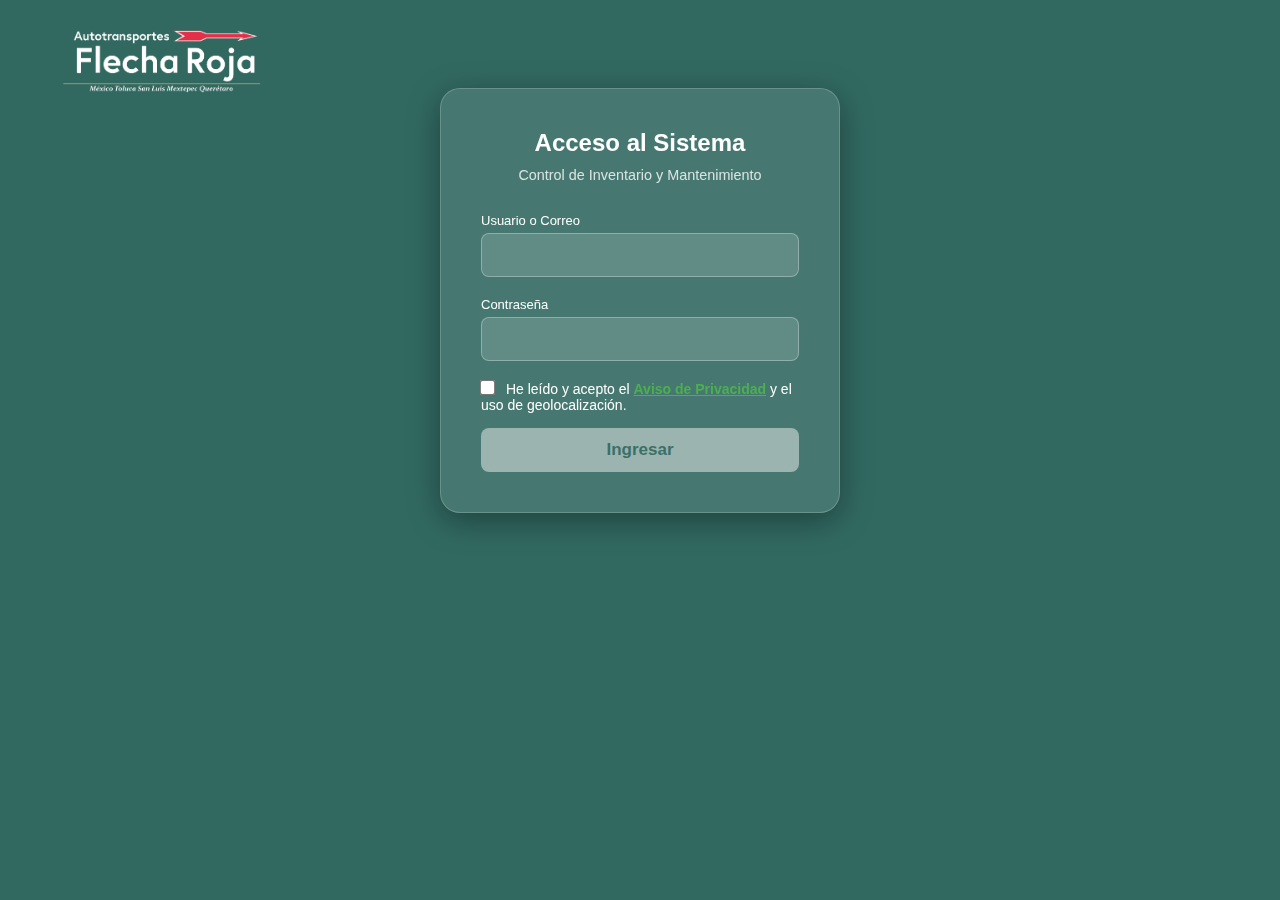
<file: index.html>
<!DOCTYPE html>
<html lang="es">
<head>
    <meta charset="UTF-8">
    <meta name="viewport" content="width=device-width, initial-scale=1.0">
    <title>Inicio de Sesión - Control de Mantenimiento</title>
    <link rel="stylesheet" href="css/style.css">
    
</head>


<body>
    <img src="img/logo.png" alt="logo" class="img-izquierda">

    <div class="contenedor-inicio">
        <h2>Acceso al Sistema</h2>
        <p>Control de Inventario y Mantenimiento</p>
        
        <form action="php/login.php" method="POST">

            <div class="inputs">
                <label for="username">Usuario o Correo</label>
                <input type="text" id="username" name="username" required autocomplete="username">
            </div>

            <div class="inputs">
                <label for="password">Contraseña</label>
                <input type="password" id="password" name="password" required autocomplete="current-password">
            </div>

<div style="margin: 15px 0; text-align: left; font-size: 14px; color: #fff;">
    <input type="checkbox" id="privacyCheck" style="transform: scale(1.2); margin-right: 8px; cursor: pointer;">
    <label for="privacyCheck" style="cursor: pointer;">
        He leído y acepto el 
        <a href="#" id="openModal" style="color: #4CAF50; text-decoration: underline; font-weight: bold;">Aviso de Privacidad</a>
        y el uso de geolocalización.
    </label>
</div>

<button type="submit" id="btnLogin" class="btn-login" disabled style="opacity: 0.5; cursor: not-allowed;">Ingresar</button>

<div id="privacyModal" class="modal-overlay">
    <div class="modal-content">
        <div class="modal-header">
            <h2>Aviso de Privacidad Integral</h2>
            <span class="close-modal">&times;</span>
        </div>
        <div class="modal-body">
            <p><strong>AUTOTRANSPORTES FLECHA ROJA</strong>, comprometido con la protección de sus datos personales, le informa:</p>
            
            <h3>1. Finalidad del Tratamiento</h3>
            <p>Los datos recabados a través del "Sistema Web de Control de Mantenimiento" (usuario, contraseña, nombre, cargo) son necesarios para la gestión operativa, asignación de tareas y auditoría interna.</p>

            <h3>2. Datos Sensibles y Metadatos (Cláusula Crítica)</h3>
            <p>El sistema utiliza algoritmos automáticos para extraer <strong>metadatos EXIF</strong> de las fotografías que usted sube como evidencia. Esto incluye:</p>
            <ul>
                <li><strong>Geolocalización (GPS):</strong> Para validar que la reparación se realizó en las instalaciones autorizadas.</li>
                <li><strong>Fecha y Hora de Captura:</strong> Para asegurar que la evidencia es actual y no una fotografía reutilizada.</li>
                <li><strong>Huella Digital del Archivo:</strong> Para evitar duplicidad y fraudes.</li>
            </ul>
            <p>Al aceptar este aviso, usted otorga su <strong>consentimiento expreso</strong> para el tratamiento de estos datos técnicos con fines exclusivos de control de calidad y seguridad patrimonial.</p>

            <h3>3. Transferencia de Datos</h3>
            <p>Sus datos no serán compartidos con terceros, salvo requerimiento de autoridad competente. La información se resguarda en servidores locales de la empresa.</p>

            <h3>4. Derechos ARCO</h3>
            <p>Puede ejercer sus derechos de Acceso, Rectificación, Cancelación u Oposición en el departamento de Recursos Humanos.</p>
            
            <p style="text-align: center; margin-top: 20px; font-size: 0.9em; color: #666;">Última actualización: Diciembre 2025</p>
        </div>
        <div class="modal-footer">
            <button id="btnAcceptModal" class="btn-accept">Entendido y Aceptar</button>
        </div>
    </div>
</div>

      <!--    <button type="submit">Ingresar</button>-->  
        </form>
    </div>
<script>
    // Referencias a los elementos
    const modal = document.getElementById("privacyModal");
    const openBtn = document.getElementById("openModal");
    const closeSpan = document.querySelector(".close-modal");
    const acceptBtnModal = document.getElementById("btnAcceptModal");
    
    const checkbox = document.getElementById("privacyCheck");
    const loginBtn = document.getElementById("btnLogin");

    // 1. Lógica del Modal (Abrir/Cerrar)
    openBtn.onclick = function(e) {
        e.preventDefault(); // Evita que el link recargue la página
        modal.style.display = "block";
    }

    // Cerrar con la X
    closeSpan.onclick = function() {
        modal.style.display = "none";
    }

    // Cerrar con el botón de "Entendido"
    acceptBtnModal.onclick = function() {
        modal.style.display = "none";
        checkbox.checked = true;
        toggleLoginButton();
    }

    // Cerrar si hacen clic fuera del modal
    window.onclick = function(event) {
        if (event.target == modal) {
            modal.style.display = "none";
        }
    }

    // 2. Lógica del Bloqueo de Botón (El Candado)
    function toggleLoginButton() {
        if (checkbox.checked) {
            loginBtn.disabled = false;
            loginBtn.style.opacity = "1";
            loginBtn.style.cursor = "pointer";
        } else {
            loginBtn.disabled = true;
            loginBtn.style.opacity = "0.5";
            loginBtn.style.cursor = "not-allowed";
        }
    }

    checkbox.addEventListener('change', toggleLoginButton);
</script>
</body>
</html>
</file>
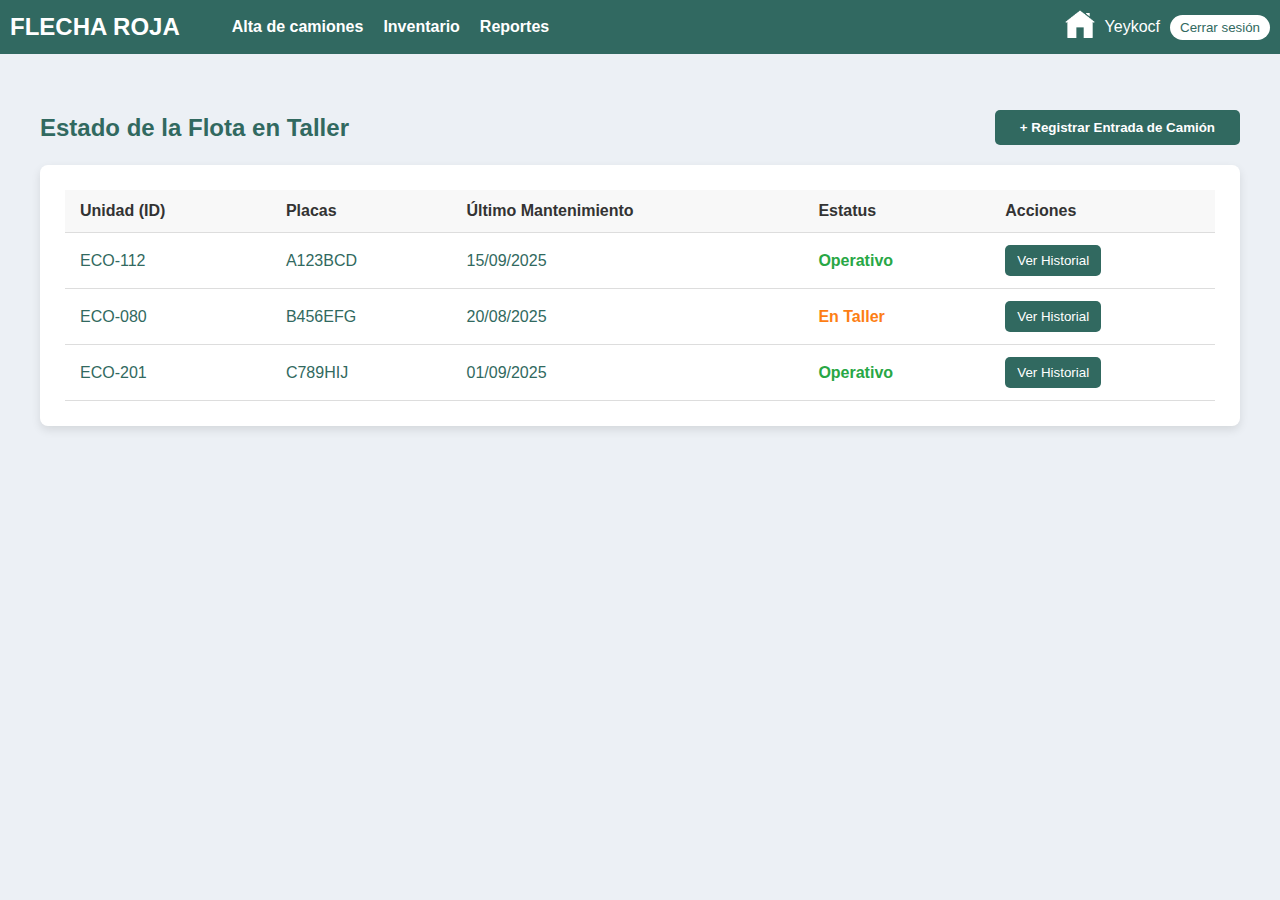
<file: Portal/portal-taller/index.html>
<!DOCTYPE html>
<html lang="es">
<head>
    <meta charset="UTF-8">
    <meta name="viewport" content="width=device-width, initial-scale=1.0">
    <title>Camiones</title>
	<link rel="shortcut icon" href="../img/bus_8502475.png">
    <link rel="stylesheet" href="css/style.css">
</head>

<body>
	   
	
    <!-- Contenedor principal -->
    <div class="contenedor-principal">
		
		<!-- Menú superior -->
		<div class="menu-superior">
			<!-- Opciones del menú -->
			<div class="opciones">

				<div class="fr">FLECHA ROJA</div>

					<ul class="menu">
						<li class="dropdown">
							<a href="#" class="dropdown-toggle">Alta de camiones</a>
								<ul class="submenu">
									<li><a id="submenu" href="#">Ver Camiones</a></li>
									<li><a id="submenu" href="#">Alta</a></li>
								</ul>
						</li>
					</ul>
			
					<ul class="menu">
						<li><a href="../portal-inventario/alta-inventario.html">Inventario</a></li>
					</ul>

					<ul class="menu">
						<li class="dropdown">
							<a href="#" class="dropdown-toggle">Reportes</a>
							<ul class="submenu">
								<li><a id="submenu" href="#">Personalizado</a></li>
								<li><a id="submenu" href="#">Plantillas</a></li>
							</ul>
						</li>
					</ul>

				</div>
        
				<div class="perfil">

					<a href="../index.html">
						<img src="../img/cinta_principal2.png" class="img-perfil">
					</a>

					<a href="menu.html">
						Yeykocf
					</a>

					<a href="../../php/logout.php"><button type="button">Cerrar sesión</button></a>
			
				</div>

			</div>
	</div>

<!--	---------------------------------------------- BODY ----------------------------------------------	 -->
    <main class="modulo-contenido">
        <div class="tabla-titulo">
            <h2>Estado de la Flota en Taller</h2>
            <button class="btn-primario" id="btn-registrar-entrada">+ Registrar Entrada de Camión</button>
        </div>

            <div class="tabla-contenido">
                <table>
                    <thead>
                        <tr>
                            <th>Unidad (ID)</th>
                            <th>Placas</th>
                            <th>Último Mantenimiento</th>
                            <th>Estatus</th>
                            <th>Acciones</th>
                        </tr>
                    </thead>
                    <tbody>
                        <tr>
                            <td>ECO-112</td>
                            <td>A123BCD</td>
                            <td>15/09/2025</td>
                            <td class="estatus-operativo">Operativo</td>
                            <td class="acciones"><button class="btn-ver">Ver Historial</button></td>
                        </tr>
                        <tr class="stock-bajo"> <td>ECO-080</td>
                            <td>B456EFG</td>
                            <td>20/08/2025</td>
                            <td class="estatus-taller">En Taller</td>
                            <td class="acciones"><button class="btn-ver">Ver Historial</button></td>
                        </tr>
                        <tr>
                            <td>ECO-201</td>
                            <td>C789HIJ</td>
                            <td>01/09/2025</td>
                            <td class="estatus-operativo">Operativo</td>
                            <td class="acciones"><button class="btn-ver">Ver Historial</button></td>
                        </tr>
                    </tbody>
                </table>
            </div>
        </main>
    </div>

    <div id="modal-registro" class="modal">
        <div class="modal-contenido">
            <span class="cerrar-modal" id="cerrar-modal">&times;</span>
            <h2>Registrar Entrada de Camión a Taller</h2>
            <form id="form-registro">
                <div class="campo-form">
                    <label for="unidad">ID de Unidad:</label>
                    <input type="text" id="unidad" name="unidad" required>
                </div>
                <div class="campo-form">
                    <label for="fecha-hora">Fecha y Hora de Entrada:</label>
                    <input type="datetime-local" id="fecha-hora" name="fecha-hora" required>
                </div>
                <div class="campo-form">
                    <label for="tipo-mantenimiento">Tipo de Mantenimiento:</label>
                    <select id="tipo-mantenimiento" name="tipo-mantenimiento" required>
                        <option value="cambio_filtro">Cambio de Filtro</option>
                        <option value="revision_frenos">Revisión de Frenos</option>
                        <option value="electrico">Sistema Eléctrico</option>
                    </select>
                </div>
                <div class="campo-form">
                    <label for="mecanico">ID Mecánico a Cargo:</label>
                    <input type="text" id="mecanico" name="mecanico" required>
                </div>
                <div class="campo-form">
                    <label for="conductor">ID Conductor que Entrega:</label>
                    <input type="text" id="conductor" name="conductor" required>
                </div>
                <div class="campo-form">
                    <label for="ubicacion">Ubicación (Taller):</label> 
                    <select id="ubicacion" name="ubicacion" required>
                        <option value="poniente">Poniente</option>
                        <option value="magdalena">magdalena</option>
                    </select>
                </div>

                 <div class="campo-form">
                    <label for="puntualidad">Puntualidad:</label>
                    <select id="puntualidad" name="puntualidad" required>
                        <option value="a_tiempo">A tiempo</option>
                        <option value="adelantado">Adelantado</option>
                        <option value="atrasado">Atrasado</option>
                    </select>
                </div>
                <div class="campo-form">
                    <label for="foto-camion">Foto de Evidencia (Entrada):</label>
                    <input type="file" id="foto-camion" name="foto-camion" accept="image/*" required>
                </div>
                <div class="acciones-form">
                    <button type="submit" class="btn-primario">Generar Solicitud</button>
                </div>
            </form>
        </div>
    </div>

    <script src="js/scripts.js"></script>
</body>
</html>
</file>
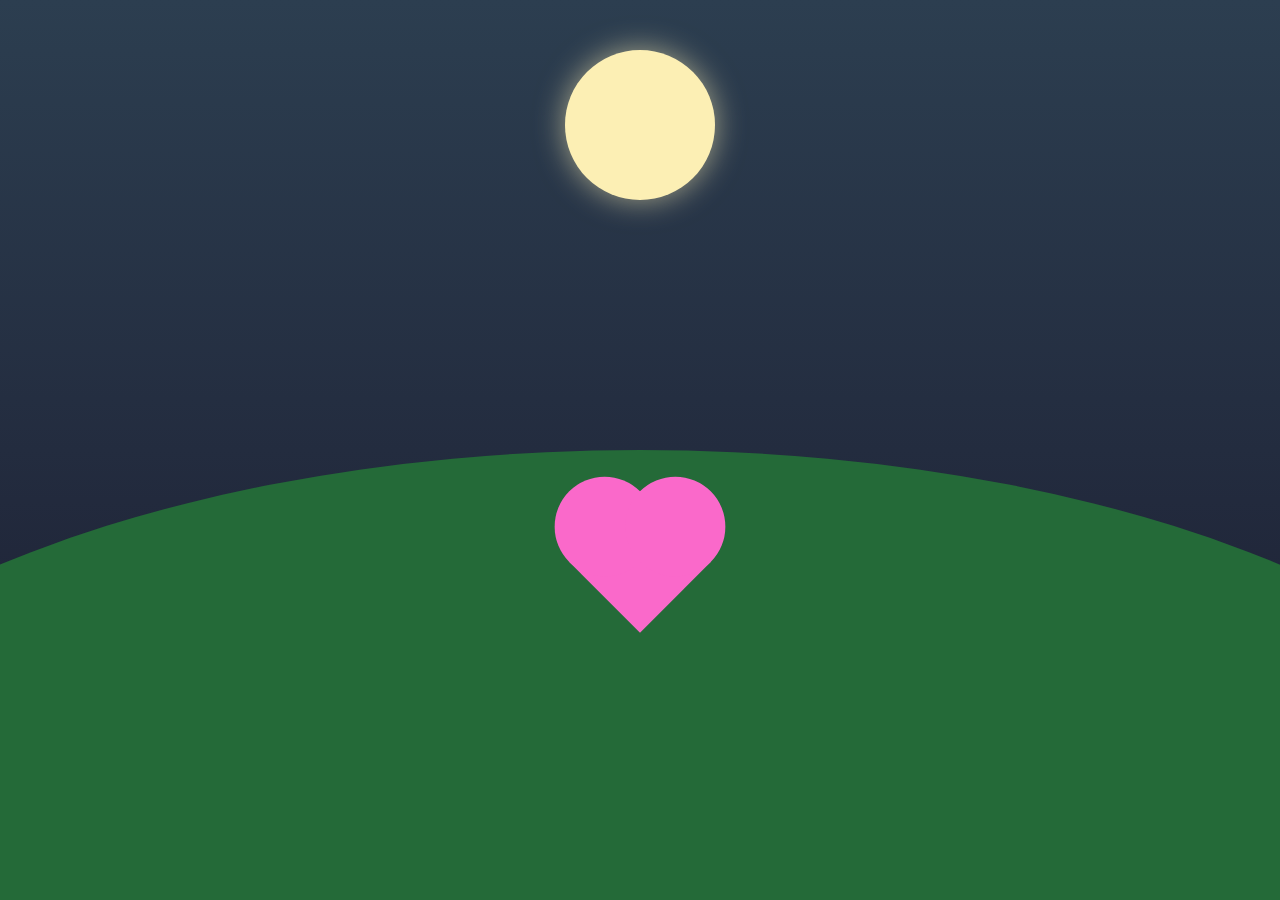
<file: UnaNochePaTi.html>
<!DOCTYPE html>
<html lang="es">
<head>
    <meta charset="UTF-8">
    <meta name="viewport" content="width=device-width, initial-scale=1.0">
    <title>Una Noche para Ti</title>
    <style>  
        :root {
            --cielo: #1a1a2e; 
            --cielo-claro: #2c3e50; 
            --luna: #fcefb4; 
            --montaña: #246a38; 
            --corazon: #fa69ca; 
            --text-color: #fcefb4; 
        }
        body {
            margin: 0;
            font-family: 'Segoe UI', Tahoma, Geneva, Verdana, sans-serif;
            background: linear-gradient(to top, var(--cielo), var(--cielo-claro));
            display: flex;
            justify-content: center;
            align-items: center;
            height: 100vh;
            overflow: hidden;
            position: relative;
            flex-direction: column;
        }
        .estrella {
            position: absolute;
            background-color: #ffffff;
            border-radius: 50%;
            animation: twinkle 2s infinite alternate;
            opacity: 0;
        }
        .estrella:nth-child(1) { width: 2px; height: 2px; top: 10%; left: 20%; animation-delay: 0.1s; }
        .estrella:nth-child(2) { width: 3px; height: 3px; top: 5%; left: 50%; animation-delay: 0.5s; }
        .estrella:nth-child(3) { width: 2px; height: 2px; top: 15%; left: 80%; animation-delay: 0.8s; }
        .estrella:nth-child(4) { width: 2px; height: 2px; top: 20%; left: 10%; animation-delay: 1.2s; }
        .estrella:nth-child(5) { width: 3px; height: 3px; top: 12%; left: 70%; animation-delay: 0.3s; }
        .estrella:nth-child(6) { width: 2px; height: 2px; top: 25%; left: 40%; animation-delay: 0.9s; }
        .luna {
            position: absolute;
            width: 150px;
            height: 150px;
            background-color: var(--luna);
            border-radius: 50%;
            box-shadow: 0 0 30px rgba(252, 239, 180, 0.6);
            top: 50px;
            left: 50%;
            transform: translateX(-50%);
            z-index: 1;
        }
        .montaña {
            position: absolute;
            bottom: 0;
            width: 150%;
            height: 50%;
            background-color: var(--montaña);
            border-radius: 50% 50% 0 0 / 100% 100% 0 0;
            z-index: 2;
        }
        .corazon-conten {
            position: absolute;
            bottom: 32%;
            left: 50%;
            transform: translateX(-50%);
            z-index: 3;
            cursor: pointer;
        }
        .cora {
            width: 100px;
            height: 100px;
            background-color: var(--corazon);
            position: relative;
            transform: rotate(-45deg); 
            animation: beat 1.5s infinite ease-in-out; 
            transition: transform 0.3s ease;
        }
        .cora:hover {
            transform: rotate(-45deg) scale(1.1); 
        }
        .cora::before,
        .cora::after {
            content: '';
            width: 100px;
            height: 100px;
            background-color: var(--corazon);
            border-radius: 50%;
            position: absolute;
        }
        .cora::before {
            top: -50px;
            left: 0;
        }
        .cora::after {
            top: 0;
            left: 50px;
        }
        h1#mensaje {
            color: var(--text-color);
            margin-top: 20px;
            opacity: 0;
            transform: translateY(20px);
            transition: opacity 0.8s ease, transform 0.8s ease;
            text-shadow: 0 0 10px rgba(252, 239, 180, 0.4);
            z-index: 4;
            position: relative;
        }
        h1#mensaje.visible {
            opacity: 1;
            transform: translateY(0);
        }
        @keyframes twinkle {
            0%, 100% { opacity: 0; }
            50% { opacity: 1; }
        }
        @keyframes beat {
            0%, 100% { transform: rotate(-45deg) scale(1); }
            50% { transform: rotate(-45deg) scale(1.05); }
        }

        @media (max-width: 600px) {
            .luna {
                width: 200px;
                height: 200px;
                top: 30px;
            }
            .corazon-conten {
                bottom: 35%;
            }
            .cora {
                width: 70px;
                height: 70px;
            }
            .cora::before,
            .cora::after {
                width: 70px;
                height: 70px;
            }
            .cora::before {
                top: -45px;
            }
            .cora::after {
                left: 45px;
            }
            h1#mensaje {
                font-size: 1.5em;
                padding: 10px 20px;
                text-align: center;
                margin-top: -135px;
            }
        }
    </style>
</head>
<body>

    <div class="estrella"></div>
    <div class="estrella"></div>
    <div class="estrella"></div>
    <div class="estrella"></div>
    <div class="estrella"></div>
    <div class="estrella"></div>

    <div class="luna"></div>
    
    <div class="montaña"></div>

    <div class="corazon-conten">
        <div class="cora"></div>
    </div>

    <h1 id="mensaje">No solo me gustas, te has convertido en uno de mis pensamientos favoritos!</h1>

    <script>
        document.addEventListener('DOMContentLoaded', () => {
            const CoraContainer = document.querySelector('.corazon-conten');
            const message = document.getElementById('mensaje'); 

            CoraContainer.addEventListener('click', () => {
                message.classList.add('visible');
            });
        });
    </script>
</body>
</html>
</file>
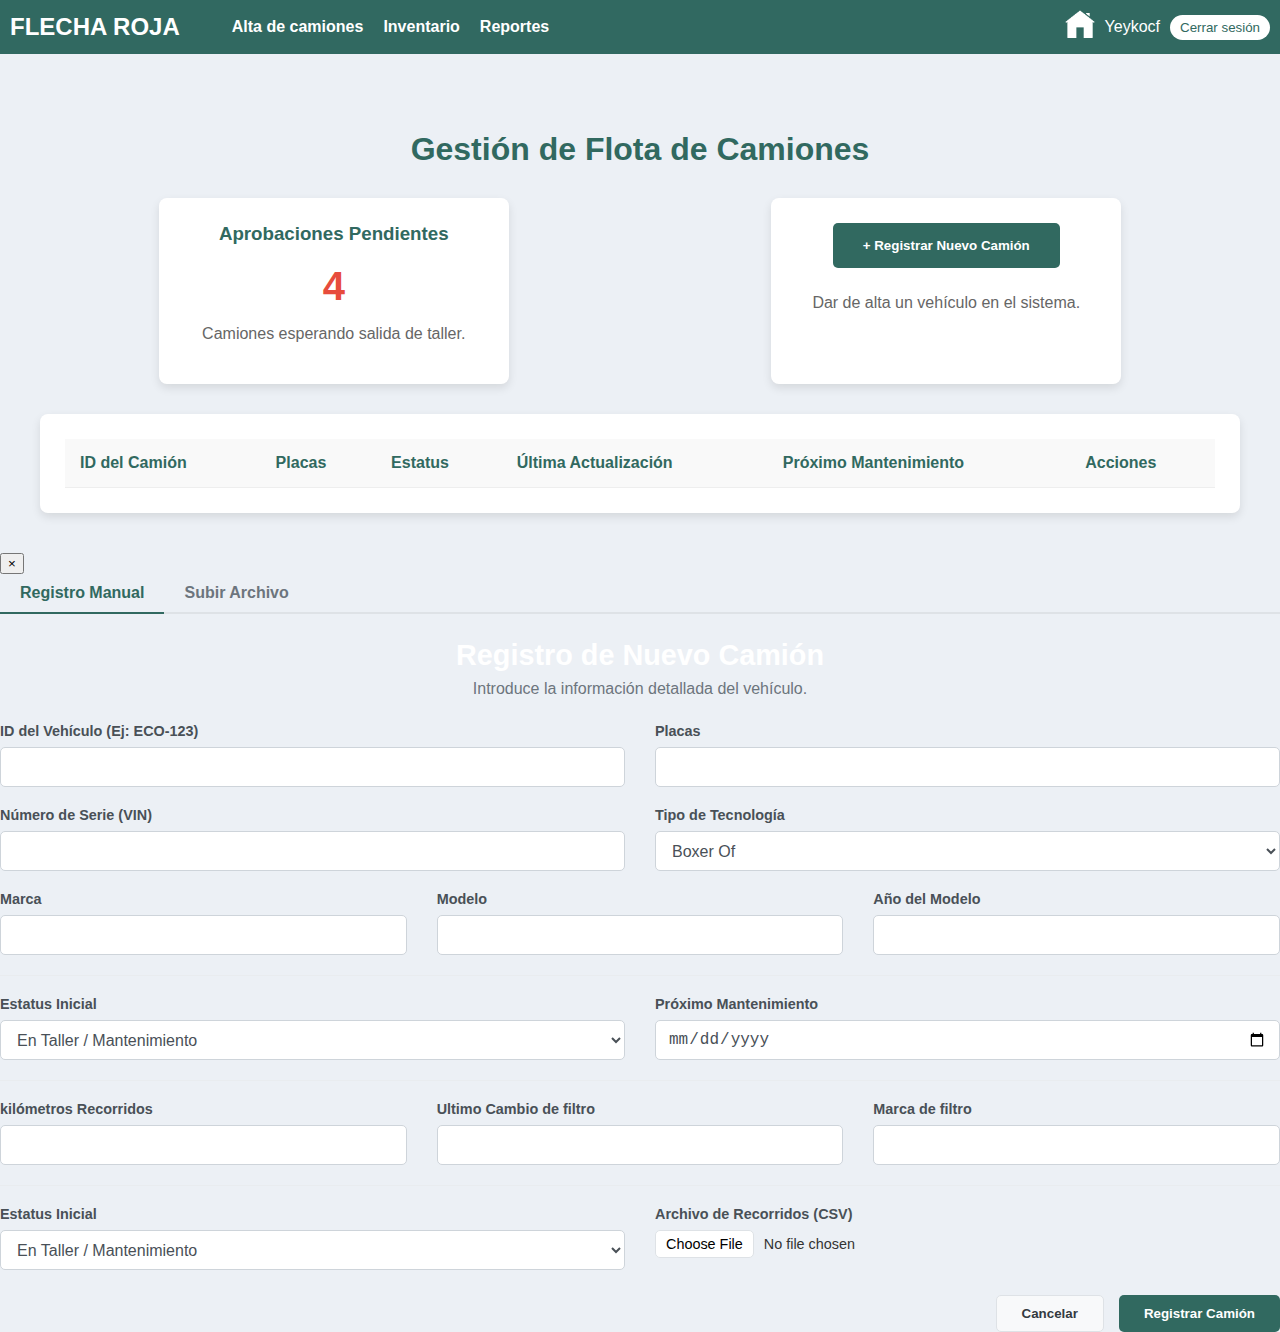
<file: Portal/portal-camiones/camiones.html>
<!DOCTYPE html>
<html lang="es">
<head>
    <meta charset="UTF-8">
    <meta name="viewport" content="width=device-width, initial-scale=1.0">
    <title>Camiones</title>
	<link rel="shortcut icon" href="../img/bus_8502475.png">
    <link rel="stylesheet" href="css/style.css">
</head>

<body>
	   
	
    <!-- Contenedor principal -->
    <div class="contenedor-principal">
		
		<!-- Menú superior -->
		<div class="menu-superior">
			<!-- Opciones del menú -->
			<div class="opciones">

				<div class="fr">FLECHA ROJA</div>

					<ul class="menu">
						<li class="dropdown">
							<a href="#" class="dropdown-toggle">Alta de camiones</a>
								<ul class="submenu">
									<li><a id="submenu" href="#">Ver Camiones</a></li>
									<li><a id="submenu" href="#">Alta</a></li>
								</ul>
						</li>
					</ul>
			
					<ul class="menu">
						<li><a href="../portal-inventario/alta-inventario.html">Inventario</a></li>
					</ul>

					<ul class="menu">
						<li class="dropdown">
							<a href="#" class="dropdown-toggle">Reportes</a>
							<ul class="submenu">
								<li><a id="submenu" href="#">Personalizado</a></li>
								<li><a id="submenu" href="#">Plantillas</a></li>
							</ul>
						</li>
					</ul>

				</div>
        
				<div class="perfil">

					<a href="../index.html">
						<img src="../img/cinta_principal2.png" class="img-perfil">
					</a>

					<a href="menu.html">
						Yeykocf
					</a>

					<a href="../../php/logout.php"><button type="button">Cerrar sesión</button></a>
			
				</div>

			</div>
	</div>

<!--	---------------------------------------------- BODY ----------------------------------------------	 -->
        <main class="modulo-contenido">
            <div class="modulo-titulo">
                <h1>Gestión de Flota de Camiones</h1>
            </div>

            <div class="acciones-header">
                <div class="tarjeta-accion">
                    <h3>Aprobaciones Pendientes</h3>
                    <p class="numero-grande">4</p>
                    <p>Camiones esperando salida de taller.</p>
                </div>
                <div class="tarjeta-accion">
                    <button id="btn-abrir-modo" class="btn-primario">+ Registrar Nuevo Camión</button>
                    <p>Dar de alta un vehículo en el sistema.</p>
                </div>
            </div>

            <div class="tabla-contenido">
               <table>
                    <thead>
                        <tr>
                            <th>ID del Camión</th>
                            <th>Placas</th>
                            <th>Estatus</th>
                            <th>Última Actualización</th>
                            <th>Próximo Mantenimiento</th>
                            <th>Acciones</th>
                        </tr>
                    </thead>
                    <tbody>
                        </tbody>
                </table>
            </div>
        </main>


    <div id="modo-formulario" class="form-oculto oculto">
        <div class="form-contenido">
            <button id="btn-cerrar-modo" class="form-cerrar">&times;</button>

            <div class="mod-carga">
                <button class="carga-link active">Registro Manual</button>
                <button class="carga-link">Subir Archivo</button>
            </div>

            <div class="form-header">
                <h2>Registro de Nuevo Camión</h2>
                <p>Introduce la información detallada del vehículo.</p>
            </div>
            
            <form id="form-alta-camion">
                <div class="form-row">
                    <div class="form-lvip">
                        <label for="identificador">ID del Vehículo (Ej: ECO-123)</label>
                        <input type="text" id="identificador" name="identificador" required>
                    </div>
                    <div class="form-lvip">
                        <label for="placas">Placas</label>
                        <input type="text" id="placas" name="placas" required>
                    </div>
                </div>

                <div class="form-row">
                    <div class="form-lvip">
                        <label for="numero_serie">Número de Serie (VIN)</label>
                        <input type="text" id="numero_serie" required minlength="17" maxlength="17"  name="numero_serie" pattern="[A-H-NPR-Z0-9]{17}" required>     <!--PREGUNTAR POR EL PATRON-->
                    </div>
                    <div class="form-lvip">
                        <label for="tipo_unidad">Tipo de Tecnología</label>
                        <select id="tipo_unidad" name="tipo_unidad">
                            <option value="boxerof">Boxer Of</option>
                            <option value="century">CENTURY ACM</option>
                            <option value="Torton">MAN ECLIPSE DD/AYATS</option>
                            <option value="Otro">SCANIA i5 13.0 MT</option>
                        </select>
                    </div>
                </div>

                <div class="form-row tres-columnas">
                    <div class="form-lvip">
                        <label for="marca">Marca</label>
                        <input type="text" id="marca" name="marca">
                    </div>
                    <div class="form-lvip">
                        <label for="modelo">Modelo</label>
                        <input type="text" id="modelo" name="modelo">
                    </div>
                    <div class="form-lvip">
                        <label for="anio">Año del Modelo</label>
                        <input type="number" id="anio" name="anio" min="1990" max="2026">  <!--REVISAR EL MAXIMO DE AÑO-->
                    </div>   
                </div>

                <hr class="form-divide">
                <div class="form-row">
                    <div class="form-lvip">
                        <label for="estatus_inicial">Estatus Inicial</label>
                        <select id="estatus_inicial" name="estatus_inicial">
                            <option value="Mantenimiento">En Taller / Mantenimiento</option>
                            <option value="Inactivo">Inactivo / En espera</option>
                            <option value="Trabajando">Listo para trabajar</option>
                        </select>
                    </div>
                    <div class="form-lvip">
                        <label for="fecha_mantenimiento">Próximo Mantenimiento</label>
                        <input type="date" id="fecha_mantenimiento" name="fecha_mantenimiento">
                    </div>
                </div>


                <hr class="form-divide">

                    <div class="form-row tres-columnas">
                        <div class="form-lvip">
                            <label for="marca">kilómetros Recorridos</label>
                            <input type="text" id="marca" name="marca">
                        </div>
                        <div class="form-lvip">
                            <label for="modelo">Ultimo Cambio de filtro</label>
                            <input type="text" id="modelo" name="modelo">
                        </div>
                        <div class="form-lvip">
                            <label for="anio">Marca de filtro</label>
                            <input type="number" id="anio" name="anio" min="1990" max="2026">  <!--REVISAR EL MAXIMO DE AÑO-->
                        </div>   
                    </div>
                
                <hr class="form-divide">

                    <div class="form-row">
                        <div class="form-lvip">
                            <label for="estatus_inicial">Estatus Inicial</label>
                            <select id="estatus_inicial" name="estatus_inicial">
                                <option value="Mantenimiento">En Taller / Mantenimiento</option>
                                <option value="Inactivo">Inactivo / En espera</option>
                                <option value="Trabajando">Listo para trabajar</option>
                            </select>
                        </div>
                        
                        <div class="form-lvip">
                            <label for="recorridos-manual">Archivo de Recorridos (CSV)</label>
                            <input type="file" id="recorridos-manual" class="input-file" accept=".csv" name="nrecorridos-manu">
                        </div>
                    </div>

                    <div class="form-acciones">
                        <button type="button" id="btn-cancelar-modal" class="btn-secundario">Cancelar</button>
                        <button type="submit" class="btn-primario">Registrar Camión</button>
                    </div>
            </form>
        </div>

        <div id="tab-archivo" class="tab-content">
            <div class="form-header">
                <h2>Carga Masiva de Camiones</h2>
                <p>Sube los archivos CSV con los datos de los nuevos vehículos</p>
            </div>

            <div class="seccion-sube">
                <div class="paso-sube">
                    <div class="paso-numero">1</div>
                    <div class="paso-info">
                        <h3>Descargar Plantilla</h3>
                        <p>Usa este archivo como guía para asegurar que los datos son correctos</p>
                    </div>
                    <button id="btn-descargar-plantilla" class="btn-secundario">Descargar</button>
                </div>

                <div class="seccion-sube">
                    <div class="paso-numero">2</div>
                    <div class="paso-info">
                        <h3>Subir Datos de Alta</h3>
                        <p>Selecciona el archivo CSV con la lista de camiones</p>
                        <input type="file" id="input-csv-alta" class="input-file" accept=".csv" >
                    </div>
                </div>

                <div class="seccion-sube">
                    <div class="paso-numero">3</div>
                    <div class="paso-info">
                        <h3>Subir Historial de Recorridos</h3>
                        <p>Selecciona el archivo CSV con los kilómetros de las unidades</p>
                        <input type="file" id="input-csv-alta" class="input-file" accept=".csv" >
                    </div>
                </div>
            </div>

            <div id="preview-container" class="preview-container">

            </div>

        </div>

    </div>

    <script src="js/scripts.js"></script>
</body>
</html>
</file>
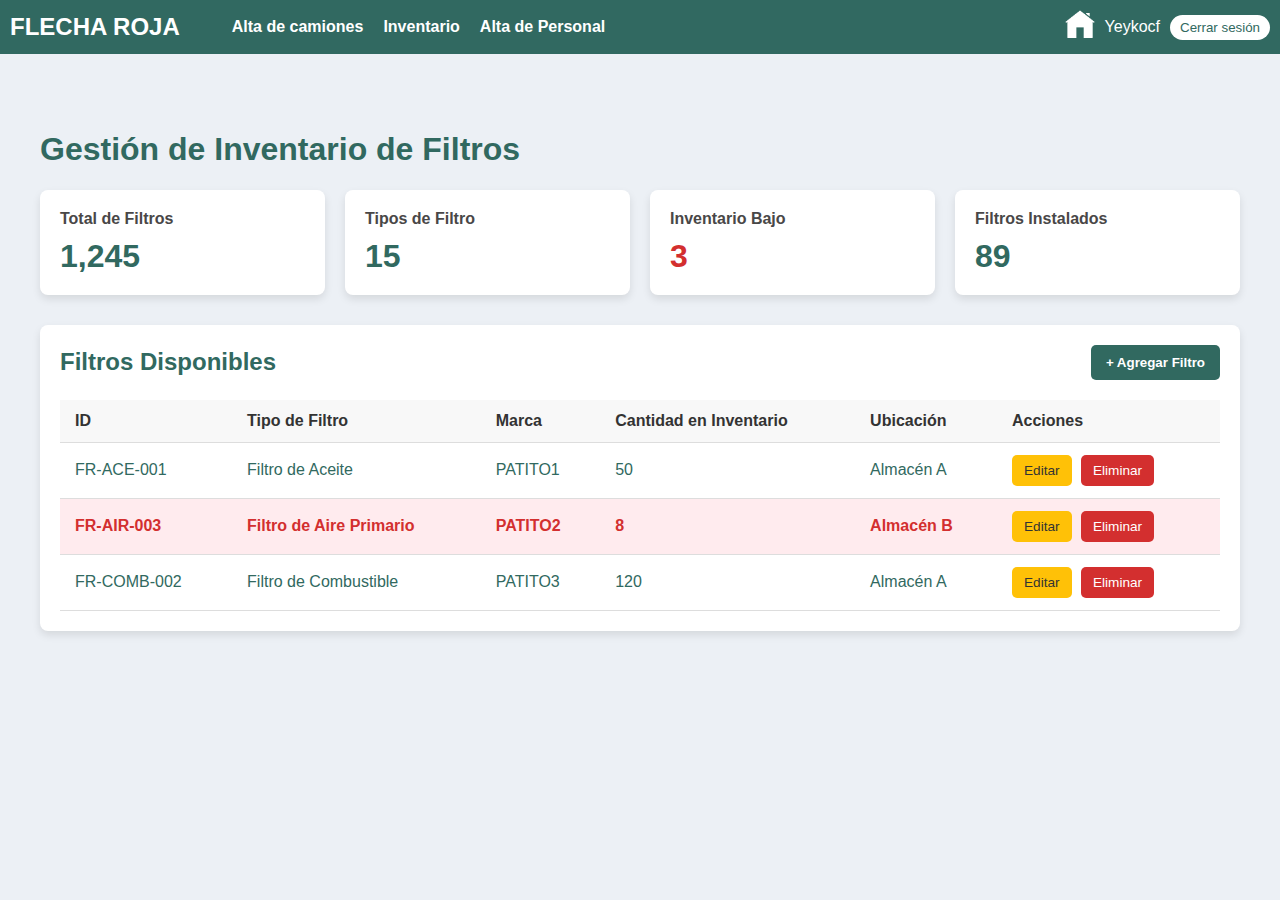
<file: Portal/portal-inventario/alta-inventario.html>
<!DOCTYPE html>
<html lang="es">
<head>
    <meta charset="UTF-8">
    <meta name="viewport" content="width=device-width, initial-scale=1.0">
    <title>Inventario</title>
	<link rel="shortcut icon" href="../img/bus_8502475.png">
    <link rel="stylesheet" href="css/style.css">
</head>

<body>
	   
	
    <!-- Contenedor principal -->
    <div class="contenedor-principal">
		
		<!-- Menú superior -->
		<div class="menu-superior">
			<!-- Opciones del menú -->
			<div class="opciones">

				<div class="fr">FLECHA ROJA</div>

					<ul class="menu">
						<li class="dropdown">
							<a href="#" class="dropdown-toggle">Alta de camiones</a>
								<ul class="submenu">
									<li><a id="submenu" href="../portal-camiones/camiones.html">Ver Camiones</a></li>
									<li><a id="submenu" href="#">Alta</a></li>
								</ul>
						</li>
					</ul>
			
					<ul class="menu">
						<li><a href="#">Inventario</a></li>
					</ul>

					<ul class="menu">
						<li class="dropdown">
							<a href="#" class="dropdown-toggle">Alta de Personal</a>
							<ul class="submenu">
								<li><a id="submenu" href="#">Mecanicos/almacen</a></li>
								<li><a id="submenu" href="#">Choferes</a></li>
							</ul>
						</li>
					</ul>
				</div>
        
				<div class="perfil">

					<a href="../index.html">
						<img src="../img/cinta_principal2.png" class="img-perfil">
					</a>

					<a href="menu.html">
						Yeykocf
					</a>

					<a href="../../php/logout.php"><button type="button">Cerrar sesión</button></a>
			
				</div>

			</div>
	</div>

<!--	---------------------------------------------- BODY ----------------------------------------------	 -->
	<main class="modulo-contenido">
        
    	<div class="modulo-titulo">
            <h1>Gestión de Inventario de Filtros</h1>
        </div>

        <div class="tarjetas">
            <div class="tarjeta">
                <h3>Total de Filtros</h3>
                <p>1,245</p>
            </div>
            <div class="tarjeta">
                <h3>Tipos de Filtro</h3>
                <p>15</p>
            </div>
            <div class="tarjeta alerta">
                <h3>Inventario Bajo</h3>
                <p>3</p>
            </div>
            <div class="tarjeta">
                <h3>Filtros Instalados</h3>
                <p>89</p>
            </div>
        </div>

        <div class="tabla-contenido">
            <div class="tabla-titulo">
                <h2>Filtros Disponibles</h2>
                <button class="btn-primario" id="btn-agregar-filtro">+ Agregar Filtro</button>
            </div>
            
            <table>
				<!--CABEZERA DE TABLAS-->
                <thead>
                    <tr> <!--COLUMNAS TITULOS-->
                        <th>ID</th>
                        <th>Tipo de Filtro</th>
                        <th>Marca</th>
                        <th>Cantidad en Inventario</th>
                        <th>Ubicación</th>
                        <th>Acciones</th>
                    </tr>
                </thead>
				<!--CUERPO DE TABLA-->
                <tbody>
                    <tr>
                        <td>FR-ACE-001</td>
                        <td>Filtro de Aceite</td>
                        <td>PATITO1</td>
                        <td>50</td>
                        <td>Almacén A</td>
                        <td class="acciones">
                            <button class="btn-editar">Editar</button>
                            <button class="btn-eliminar">Eliminar</button>
                        </td>
                    </tr>
                    <tr class="stock-bajo">
                        <td>FR-AIR-003</td>
                        <td>Filtro de Aire Primario</td>
                        <td>PATITO2</td>
                        <td>8</td>
                        <td>Almacén B</td>
                        <td class="acciones">
                            <button class="btn-editar">Editar</button>
                            <button class="btn-eliminar">Eliminar</button>
                        </td>
                    </tr>
                    <tr>
                        <td>FR-COMB-002</td>
                        <td>Filtro de Combustible</td>
                        <td>PATITO3</td>
                        <td>120</td>
                        <td>Almacén A</td>
                        <td class="acciones">
                            <button class="btn-editar">Editar</button>
                            <button class="btn-eliminar">Eliminar</button>
                        </td>
                    </tr>
                </tbody>
            </table>
        </div>

        <div class="contenedor-formulario" id="formulario-registro" style="display: none;">

            <div class="modulo-titulo">
                <h2>Registró de Nuevo Filtro</h2>
            </div>

            <form class="form-registro">
                <!--CONTATENAR-->
                <div class="campo-form">
                    <label class="filtro-id">ID del Filtro</label>
                    <input type="number" id="filtro-id" placeholder="Ej. FR-ACE-002"> 
                </div>

                <!--LISTA-->
                <div class="campo-form">
                    <label class="filtro-tipo">Tipo de Filtro</label>
                    <input type="text" id="filtro-tipo" placeholder="Ej. Filtro de Aceite">
                </div>

                <div class="campo-form">
                    <label class="filtro-marca">Marca</label>
                    <input type="text" id="filtro-marca" placeholder="Ej. PATITO2">
                </div>
                
                <div class="campo-form">
                    <label class="filtro-cantidad">Cantidad</label>
                    <input type="number" id="filtro-cantidad" placeholder="Ej. 100">
                </div>

                <!--LISTA-->
                <div class="campo-form">
                    <label class="filtro-ubicacion">Ubicación</label>
                    <input type="text" id="filtro-ubicacion" placeholder="Ej. Taller Tenango">
                </div>

                <div class="acciones-form">
                    <button type="submit" class="btn-primario"> Guardar Filtro</button>
                    <button type="button" class="btn-eliminar" id="btn-cancelar">Cancelar</button>
                </div>   
                <!--AGREGAR FOTOS-->
            </form>
        </div>
    </main>

 <script src="js/script.js"></script>
</body>
</html>
</file>
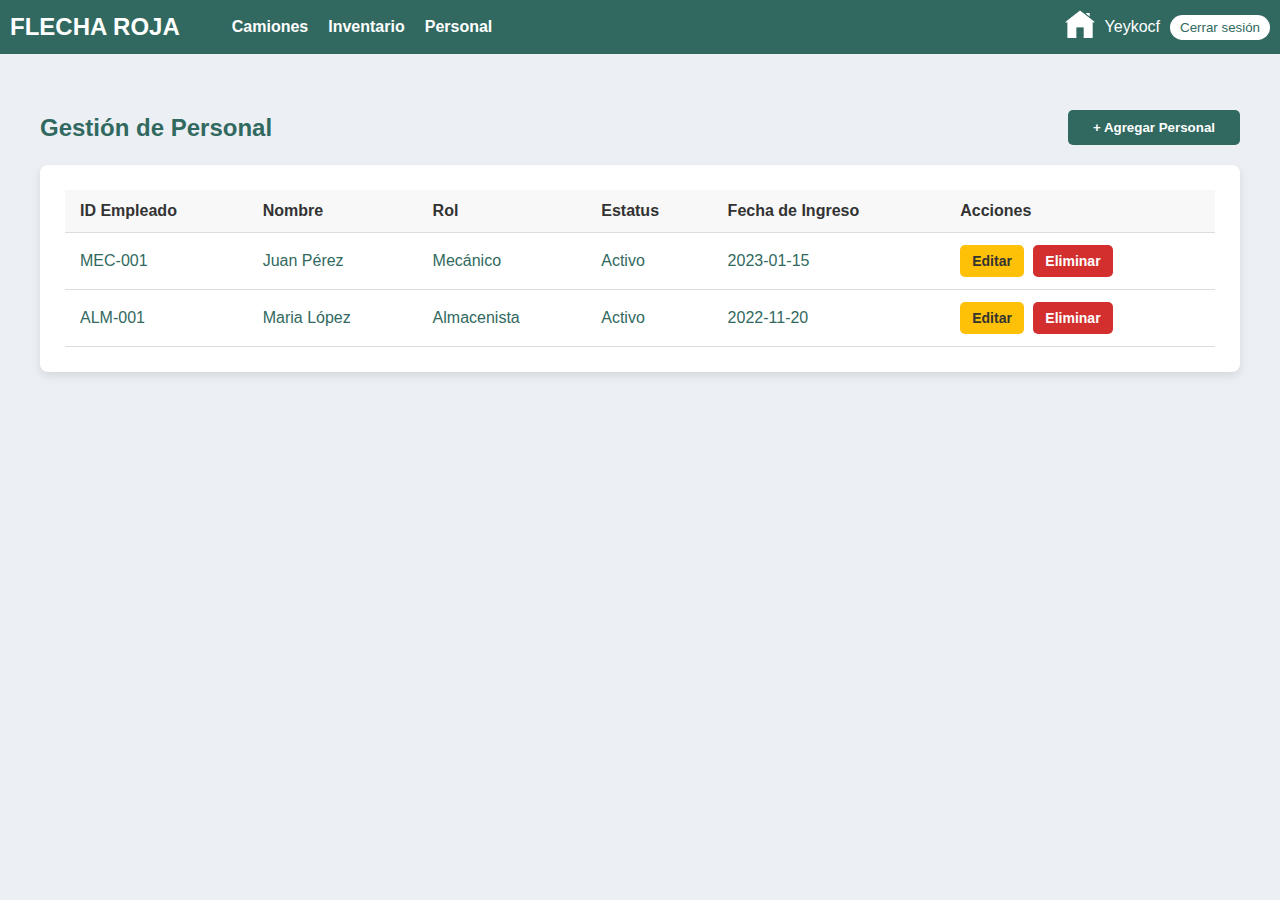
<file: Portal/portal-personal/personal.html>
<!DOCTYPE html>
<html lang="es">
<head>
    <meta charset="UTF-8">
    <meta name="viewport" content="width=device-width, initial-scale=1.0">
    <title>Camiones</title>
	<link rel="shortcut icon" href="../img/bus_8502475.png">
    <link rel="stylesheet" href="css/style.css">
</head>

<body>
	   
	
    <!-- Contenedor principal -->
    <div class="contenedor-principal">
		
		<!-- Menú superior -->
		<div class="menu-superior">
			<!-- Opciones del menú -->
			<div class="opciones">

				<div class="fr">FLECHA ROJA</div>
                    
                    <ul class="menu">
						<li><a href="../portal-camiones/camiones.html">Camiones</a></li>
					</ul>

<!--					<ul class="menu">
						<li class="dropdown">
							<a href="/Portal/portal-camiones/camiones.html" class="dropdown-toggle">Alta de camiones</a>
								<ul class="submenu">
									<li><a id="submenu" href="/Portal/portal-camiones/camiones.html">Ver Camiones</a></li>
									<li><a id="submenu" href="#">Alta</a></li>
								</ul>
						</li>
					</ul> -->
			
					<ul class="menu">
						<li><a href="../portal-inventario/alta-inventario.html">Inventario</a></li>
					</ul>

    				<ul class="menu">
						<li><a href="#">Personal</a></li>
					</ul>
<!--
					<ul class="menu">
						<li class="dropdown">
							<a href="#" class="dropdown-toggle">Alta de Personal</a>
							<ul class="submenu">
								<li><a id="submenu" href="#">Mecanicos/almacen</a></li>
								<li><a id="submenu" href="#">Choferes</a></li>
							</ul>
						</li>
					</ul>
-->

				</div>
        
				<div class="perfil">

					<a href="../index.html">
						<img src="../img/cinta_principal2.png" class="img-perfil">
					</a>

					<a href="menu.html">
						Yeykocf
					</a>

					<a href="../../php/logout.php"><button type="button">Cerrar sesión</button></a>
			
				</div>

			</div>
	</div>

<!--	---------------------------------------------- BODY ----------------------------------------------	 -->
        <main class="modulo-contenido">
            <div class="tabla-titulo">
                <h2>Gestión de Personal</h2>
                <button class="btn-primario" id="btn-abrir-modal">+ Agregar Personal</button>
            </div>
            
            <div class="tabla-contenido">
                <table>
                    <thead>
                        <tr>
                            <th>ID Empleado</th>
                            <th>Nombre</th>
                            <th>Rol</th>
                            <th>Estatus</th>
                            <th>Fecha de Ingreso</th>
                            <th>Acciones</th>
                        </tr>
                    </thead>
                    <tbody>
                        <tr>
                            <td>MEC-001</td>
                            <td>Juan Pérez</td>
                            <td>Mecánico</td>
                            <td>Activo</td>
                            <td>2023-01-15</td>
                            <td class="acciones">
                                <button class="btn-editar">Editar</button>
                                <button class="btn-eliminar">Eliminar</button>
                            </td>
                        </tr>
                        <tr>
                            <td>ALM-001</td>
                            <td>Maria López</td>
                            <td>Almacenista</td>
                            <td>Activo</td>
                            <td>2022-11-20</td>
                            <td class="acciones">
                                <button class="btn-editar">Editar</button>
                                <button class="btn-eliminar">Eliminar</button>
                            </td>
                        </tr>
                    </tbody>
                </table>
            </div>
        </main>
    </div>

    <div class="modal-overlay oculto" id="modal-personal">
        <div class="modal-contenido">
            <span class="modal-cerrar" id="btn-cerrar-modal">&times;</span>
            <h2>Registrar Nuevo Empleado</h2>
            <form id="form-alta-personal">
                <div class="form-grupo">
                    <label for="nombre">Nombre Completo</label>
                    <input type="text" id="nombre" placeholder="Nombre y apellidos" required>
                </div>
                <div class="form-grupo">
                    <label for="rol">Rol</label>
                    <select id="rol" required>
                        <option value="" disabled selected>Seleccione un rol</option>
                        <option value="Mecanico">Mecánico</option>
                        <option value="Almacenista">Almacenista</option>
                        <option value="Conductor">Conductor</option>
                    </select>
                </div>
                 <div class="form-grupo">
                    <label for="fecha_ingreso">Fecha de Ingreso</label>
                    <input type="date" id="fecha_ingreso" required>
                </div>
                
                <div class="form-grupo">
                    <label for="id_empleado">ID de Empleado</label>
                    <input type="text" id="id_empleado" placeholder="Ej: MEC-002" required>
                </div>
                <button type="submit" class="btn-primario btn-modal">Registrar</button>
            </form>
        </div>
    </div>

 <script src="js/script.js"></script>
</body>
</html>
</file>
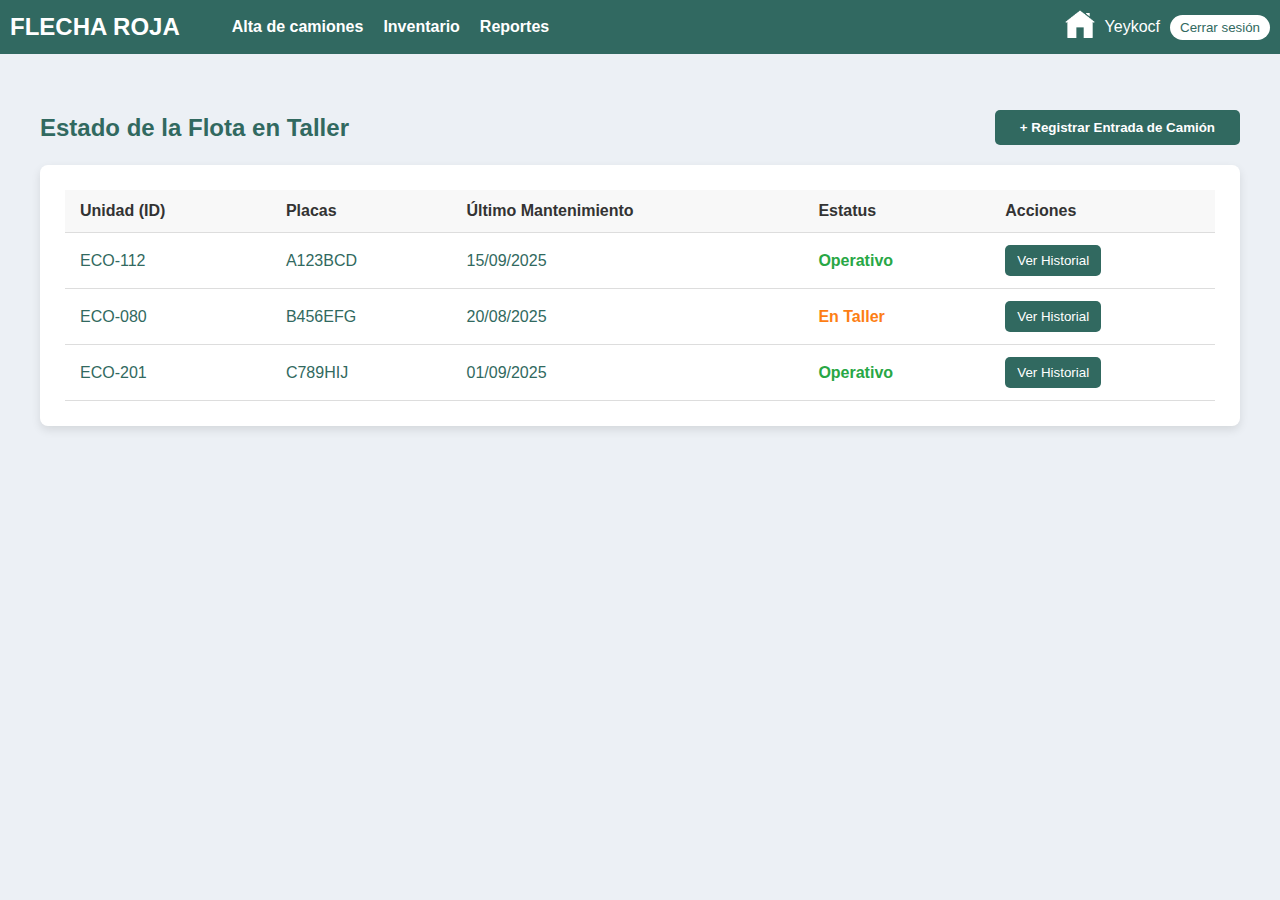
<file: Portal/portal-taller/taller.html>
<!DOCTYPE html>
<html lang="es">
<head>
    <meta charset="UTF-8">
    <meta name="viewport" content="width=device-width, initial-scale=1.0">
    <title>Taller</title>
	<link rel="shortcut icon" href="../img/bus_8502475.png">
    <link rel="stylesheet" href="css/style.css">
</head>

<body>
	   
	
    <!-- Contenedor principal -->
    <div class="contenedor-principal">
		
		<!-- Menú superior -->
		<div class="menu-superior">
			<!-- Opciones del menú -->
			<div class="opciones">

				<div class="fr">FLECHA ROJA</div>

					<ul class="menu">
						<li class="dropdown">
							<a href="#" class="dropdown-toggle">Alta de camiones</a>
								<ul class="submenu">
									<li><a id="submenu" href="#">Ver Camiones</a></li>
									<li><a id="submenu" href="#">Alta</a></li>
								</ul>
						</li>
					</ul>
			
					<ul class="menu">
						<li><a href="../portal-inventario/alta-inventario.html">Inventario</a></li>
					</ul>

					<ul class="menu">
						<li class="dropdown">
							<a href="#" class="dropdown-toggle">Reportes</a>
							<ul class="submenu">
								<li><a id="submenu" href="#">Personalizado</a></li>
								<li><a id="submenu" href="#">Plantillas</a></li>
							</ul>
						</li>
					</ul>

				</div>
        
				<div class="perfil">

					<a href="../index.html">
						<img src="../img/cinta_principal2.png" class="img-perfil">
					</a>

					<a href="menu.html">
						Yeykocf
					</a>

					<a href="../../php/logout.php"><button type="button">Cerrar sesión</button></a>
			
				</div>

			</div>
	</div>

<!--	---------------------------------------------- BODY ----------------------------------------------	 -->
    <main class="modulo-contenido">
        <div class="tabla-titulo">
            <h2>Estado de la Flota en Taller</h2>
            <button class="btn-primario" id="btn-registrar-entrada">+ Registrar Entrada de Camión</button>
        </div>

            <div class="tabla-contenido">
                <table>
                    <thead>
                        <tr>
                            <th>Unidad (ID)</th>
                            <th>Placas</th>
                            <th>Último Mantenimiento</th>
                            <th>Estatus</th>
                            <th>Acciones</th>
                        </tr>
                    </thead>
                    <tbody>
                        <tr>
                            <td>ECO-112</td>
                            <td>A123BCD</td>
                            <td>15/09/2025</td>
                            <td class="estatus-operativo">Operativo</td>
                            <td class="acciones"><button class="btn-ver">Ver Historial</button></td>
                        </tr>
                        <tr class="stock-bajo"> <td>ECO-080</td>
                            <td>B456EFG</td>
                            <td>20/08/2025</td>
                            <td class="estatus-taller">En Taller</td>
                            <td class="acciones"><button class="btn-ver">Ver Historial</button></td>
                        </tr>
                        <tr>
                            <td>ECO-201</td>
                            <td>C789HIJ</td>
                            <td>01/09/2025</td>
                            <td class="estatus-operativo">Operativo</td>
                            <td class="acciones"><button class="btn-ver">Ver Historial</button></td>
                        </tr>
                    </tbody>
                </table>
            </div>
        </main>
    </div>

    <div id="modal-registro" class="modal">
        <div class="modal-contenido">
            <span class="cerrar-modal" id="cerrar-modal">&times;</span>
            <h2>Registrar Entrada de Camión a Taller</h2>
            <form id="form-registro">
                <div class="campo-form">
                    <label for="unidad">ID de Unidad:</label>
                    <input type="text" id="unidad" name="unidad" required>
                </div>
                <div class="campo-form">
                    <label for="fecha-hora">Fecha y Hora de Entrada:</label>
                    <input type="datetime-local" id="fecha-hora" name="fecha-hora" required>
                </div>
                <div class="campo-form">
                    <label for="tipo-mantenimiento">Tipo de Mantenimiento:</label>
                    <select id="tipo-mantenimiento" name="tipo-mantenimiento" required>
                        <option value="">Selecciona Mantenimiento</option>
                        <option value="cambio_filtro">Cambio de Filtro</option>
              <!--          <option value="revision_frenos">Revisión de Frenos</option>
                        <option value="electrico">Sistema Eléctrico</option>-->
                    </select>
                </div>
                <div class="campo-form">
                    <label for="mecanico">ID Mecánico a Cargo:</label>
                    <input type="text" id="mecanico" name="mecanico" required>
                </div>
                <div class="campo-form">
                    <label for="conductor">ID Conductor que Entrega:</label>
                    <input type="text" id="conductor" name="conductor" required>
                </div>
                <div class="campo-form">
                    <label for="ubicacion">Ubicación (Taller):</label> 
                    <select id="ubicacion" name="ubicacion" required>

                        

                        <option value="poniente">Poniente</option>
                        <option value="magdalena">magdalena</option>
                    </select>
                </div>

                 <div class="campo-form">
                    <label for="puntualidad">Puntualidad:</label>
                    <select id="puntualidad" name="puntualidad" required disabled>
                        <option value="a_tiempo">A tiempo</option>
                        <option value="adelantado">Adelantado</option>
                        <option value="atrasado">Atrasado</option>
                    </select>
                </div>
                <div class="campo-form">
                    <label for="foto-camion">Foto de Evidencia (Entrada):</label>
                    <input type="file" id="foto-camion" name="foto-camion" accept="image/*" required>
                </div>
                <div class="acciones-form">
                    <button type="submit" class="btn-primario">Generar Solicitud</button>
                </div>
            </form>
        </div>
    </div>

    <script src="js/scripts.js"></script>
</body>
</html>
</file>
<file: Portal/portal-taller/css/style.css>
@charset "utf-8";

:root {
  --verde: #316960;
  --borde-suave: #ddd;
  --fondo-claro: #ECF0F5;
  --texto-oscuro: #333;
}

/*GENERAL*/
body {
  margin: 0;
  font-family: Arial, sans-serif;
  background-color: #ECF0F5;
  min-height: 100vh;
  color: white;
}


/* Contenedor principal */
.contenedor-principal {
  display: flex;
  flex-direction: column;
  padding-top: 70px;
}

/* Menú superior */
.menu-superior {
  background-color: #316961;
  padding: 10px;
  display: flex;
  justify-content: space-between;
  align-items: center;
  position: fixed;
  top: 0;
  left: 0;
  width: 100%;
  z-index: 1000;
  color: white;
}

.menu-superior .opciones {
  display: flex;
  gap: 20px;
  position: relative;
  align-items: center;
}

.menu {
  margin: 0;
  padding: 0;
  display: flex;
  gap: 20px;
}

.menu > li {
  list-style: none;
  position: relative;
}

.menu-superior .opciones a {
  text-decoration: none;
  color: white;
  font-weight: bold;
}

.dropdown-toggle {
  cursor: pointer;
}

.submenu {
  display: none;
  position: absolute;
  left: 0;
  background: #fff;
  padding: 10px;
  margin-top: 16px;
  border-radius: 4px;
  box-shadow: 0 2px 10px rgba(0, 0, 0, 0.1);
  min-width: 200px;
  z-index: 1000;
  list-style-type: none;
}

.submenu li {
  padding: 8px 0;
}

.submenu a {
  color: #316961 !important;
  text-decoration: none;
  display: block;
  white-space: nowrap;
}

.submenu a:hover {
  background-color: #f8f8f8;
}

/* Clase activa para mostrar el submenú */
.dropdown.active .submenu {
  display: block;
}

/* Perfil y botones */
.perfil {
  display: flex;
  align-items: center;
  gap: 10px;
  padding-right: 20px;
}

.menu-superior .perfil button {
  background-color: white;
  color: #316960;
  border: none;
  padding: 5px 10px;
  cursor: pointer;
  border-radius: 22px;
}

.menu-superior .perfil .img-perfil {
  width: 30px;
  height: 30px;
}

button:hover,
.menu-superior .perfil button:hover {
  background-color: white;
  color: red;
}

.titulo-modulo {
  text-align: center;
  margin: 20px 0;
  color: #316960;
  font-size: 2rem;
}

.modulo-titulo {
  max-width: 1200px;
  margin: 0 auto;
}

.fr {
    font-weight: 700;
    font-size: 1.5em;
    color: white;
    padding-right: 2rem;
}

a {
  color: white;
  text-decoration: none;
}

/* ----------------------------------------------------- MODULOS ----------------------------------------------------- */ 

/* Contenedor principal del contenido del módulo */
.modulo-contenido {
    max-width: 1200px;
    margin: 20px auto;
    padding: 20px;
    color: #316960;
}

/* REVISAR CSS TABLA-TITULO*/

/* Contenedor de la tabla */
.tabla-contenido {
    background-color: white;
    padding: 25px;
    border-radius: 8px;
    box-shadow: 0 4px 10px rgba(0,0,0,0.1);
}

.tabla-titulo {
    display: flex;
    justify-content: space-between;
    align-items: center;
    margin-bottom: 20px;
}

.tabla-titulo h2 {
    margin: 0;
    color: var(--verde);
}

table {
  width: 100%;
  border-collapse: collapse; /*Bordes de celda unidos*/
}

th, td {
  padding: 12px 15px;
  text-align: left;
  border-bottom: 1px solid var(--borde-suave);
}

thead th {
  background-color: #f8f8f8;
  color: var(--texto-oscuro);
  font-weight: bold;
}

tbody tr:hover {
  background-color: #f1f1f1;
}



/* Botón primario (Registrar) */
.btn-primario {
    padding: 10px 25px;
    border-radius: 5px;
    border: none;
    background-color: #316960;
    color: white;
    font-weight: 600;
    cursor: pointer;
    transition: background-color 0.2s;
}
.btn-primario:hover {
    background-color: #285a54;
}


.estatus-operativo {
    color: #28a745; /* Verde */
    font-weight: bold;
}

.estatus-taller {
    color: #fd7e14; /* Naranja */
    font-weight: bold;
}

.btn-ver {
    background-color: #17a2b8; /* Azul info */
    color: white;
    border: none;
    padding: 8px 12px;
    border-radius: 5px;
    cursor: pointer;
}
.btn-ver:hover{
    background-color: #117a8b;
}


.acciones .btn-ver {
  background-color: var(--verde);
  color: white;
  border: none;
  padding: 8px 12x;
  border-radius: 5px;
  cursor: pointer;
}

.acciones .btn-ver:hover{
    background-color: red;
}

/* --- Estilos para la ventana modal --- */
.modal {
    display: none; /* Oculto por defecto */
    position: fixed;
    z-index: 2000; /* Asegura que esté por encima de todo */
    left: 0;
    top: 0;
    width: 100%;
    height: 100%;
    overflow: auto;
    background-color: rgba(0,0,0,0.6); /* Fondo negro semitransparente */
}

.modal-contenido {
    background-color: #fefefe;
    margin: 5% auto; /* Centrado vertical y horizontal */
    padding: 30px;
    border-radius: 8px;
    width: 80%;
    max-width: 600px; /* Ancho máximo */
    position: relative;
    color: #333;
}

.cerrar-modal {
    color: #aaa;
    float: right;
    font-size: 28px;
    font-weight: bold;
    cursor: pointer;
}

.cerrar-modal:hover,
.cerrar-modal:focus {
    color: #000;
}

.modal-contenido h2 {
    margin-top: 0;
    color: #316960;
}

/* Estilos para el formulario dentro del modal */
#form-registro {
    display: flex;
    flex-direction: column;
    gap: 15px;
}

.campo-form {
    display: flex;
    flex-direction: column;
}

.campo-form label {
    margin-bottom: 5px;
    font-weight: bold;
    color: #555;
}

.campo-form input,
.campo-form select {
    padding: 10px;
    border: 1px solid #ccc;
    border-radius: 4px;
    font-size: 16px;
}

.campo-form input[type="file"]{
  padding: 3px;
}



.acciones-form {
    text-align: right;
    margin-top: 20px;
}
</file>
<file: Portal/portal-camiones/css/style.css>
@charset "utf-8";

:root {
  --verde: #316960;
}

/*GENERAL*/
body {
  margin: 0;
  font-family: Arial, sans-serif;
  background-color: #ECF0F5;
  min-height: 100vh;
  color: white;
}


/* Contenedor principal */
.contenedor-principal {
  display: flex;
  flex-direction: column;
  padding-top: 70px;
}

/* Menú superior */
.menu-superior {
  background-color: #316961;
  padding: 10px;
  display: flex;
  justify-content: space-between;
  align-items: center;
  position: fixed;
  top: 0;
  left: 0;
  width: 100%;
  z-index: 1000;
}

.menu-superior .opciones {
  display: flex;
  gap: 20px;
  position: relative;
  align-items: center;
}

.menu {
  margin: 0;
  padding: 0;
  display: flex;
  gap: 20px;
}

.menu > li {
  list-style: none;
  position: relative;
}

.menu-superior .opciones a {
  text-decoration: none;
  color: white;
  font-weight: bold;
}

.dropdown-toggle {
  cursor: pointer;
}

.submenu {
  display: none;
  position: absolute;
  left: 0;
  background: #fff;
  padding: 10px;
  margin-top: 16px;
  border-radius: 4px;
  box-shadow: 0 2px 10px rgba(0, 0, 0, 0.1);
  min-width: 200px;
  z-index: 1000;
  list-style-type: none;
}

.submenu li {
  padding: 8px 0;
}

.submenu a {
  color: #316961 !important;
  text-decoration: none;
  display: block;
  white-space: nowrap;
}

.submenu a:hover {
  background-color: #f8f8f8;
}

/* Clase activa para mostrar el submenú */
.dropdown.active .submenu {
  display: block;
}

/* Perfil y botones */
.perfil {
  display: flex;
  align-items: center;
  gap: 10px;
  padding-right: 20px;
}

.menu-superior .perfil button {
  background-color: white;
  color: #316960;
  border: none;
  padding: 5px 10px;
  cursor: pointer;
  border-radius: 22px;
}

.menu-superior .perfil .img-perfil {
  width: 30px;
  height: 30px;
}

button:hover,
.menu-superior .perfil button:hover {
  background-color: white;
  color: red;
}

.titulo-modulo {
  text-align: center;
  margin: 20px 0;
  color: #316960;
  font-size: 2rem;
}

.modulo-titulo {
  max-width: 1200px;
  margin: 0 auto;
}

.fr {
    font-weight: 700;
    font-size: 1.5em;
    color: white;
    padding-right: 2rem;
}

a {
  color: white;
  text-decoration: none;
}

/* ----------------------------------------------------- MODULOS ----------------------------------------------------- */ 

/* Contenedor principal del contenido del módulo */
.modulo-contenido {
    max-width: 1200px;
    margin: 20px auto;
    padding: 20px;
    color: #316960;
}

.modulo-titulo h1 {
    text-align: center;
    margin-bottom: 30px;
}

/* Header de acciones con tarjetas */
.acciones-header {
    display: flex;
    gap: 25px;
    margin-bottom: 30px;
    justify-content: space-around;
}

.tarjeta-accion {
    background-color: white;
    padding: 25px;
    border-radius: 8px;
    box-shadow: 0 4px 10px rgba(0,0,0,0.1);
    text-align: center;
    flex-basis: 300px; /* Ancho base */
}

.tarjeta-accion h3 {
    margin-top: 0;
}

.tarjeta-accion .numero-grande {
    font-size: 2.5rem;
    font-weight: bold;
    color: #e74c3c; /* Rojo para destacar */
    margin: 10px 0;
}

.tarjeta-accion p {
    color: #666;
}

.tarjeta-accion .btn-primario {
    display: inline-block;
    padding: 15px 30px;
    background-color: #316960;
    color: white;
    border-radius: 5px;
    text-decoration: none;
    font-weight: bold;
    margin-bottom: 10px;
    transition: background-color 0.3s;
}

.tarjeta-accion .btn-primario:hover {
    background-color: #285a54;
}

/* Contenedor de la tabla */
.tabla-contenido {
    background-color: white;
    padding: 25px;
    border-radius: 8px;
    box-shadow: 0 4px 10px rgba(0,0,0,0.1);
}

.tabla-header {
    display: flex;
    justify-content: space-between;
    align-items: center;
    margin-bottom: 20px;
}

.tabla-header h2 {
    margin: 0;
}

.filtros {
    display: flex;
    gap: 15px;
}

.input-busqueda, .select-filtro {
    padding: 10px;
    border: 1px solid #ddd;
    border-radius: 5px;
    font-size: 1rem;
}

/* Estilos de la tabla */
table {
    width: 100%;
    border-collapse: collapse;
}

th, td {
    padding: 15px;
    text-align: left;
    border-bottom: 1px solid #eee;
}

thead th {
    background-color: #f9f9f9;
    font-weight: bold;
}

tbody tr:hover {
    background-color: #f5f5f5;
}

/* Indicador de filas que necesitan atención */
.aprobacion-pendiente {
    background-color: #fffbe6; /* Amarillo claro */
    font-weight: bold;
}

/* Píldoras de estatus */
.estatus {
    padding: 5px 10px;
    border-radius: 15px;
    color: white;
    font-size: 0.85rem;
    font-weight: bold;
}

.estatus.trabajando { background-color: #27ae60; } /* Verde */
.estatus.mantenimiento { background-color: #f39c12; } /* Naranja */
.estatus.inactivo { background-color: #7f8c8d; } /* Gris */
.estatus.aprobacion { background-color: #e74c3c; } /* Rojo */

/* Botones de acciones */
.acciones .btn-detalles, .acciones .btn-aprobar {
    padding: 8px 12px;
    border: none;
    border-radius: 5px;
    cursor: pointer;
    text-decoration: none;
}

.btn-detalles {
    background-color: #3498db; /* Azul */
    color: white;
}

.btn-aprobar {
    background-color: #2ecc71; /* Verde esmeralda */
    color: white;
}


.modal-overlay {
    position: fixed;
    top: 0;
    left: 0;
    width: 100%;
    height: 100%;
    background-color: rgba(0, 0, 0, 0.6);
    display: flex;
    justify-content: center;
    align-items: center;
    z-index: 2000;
    opacity: 1;
    visibility: visible;
    transition: opacity 0.3s ease, visibility 0.3s ease;
    color: var(--verde);
}

.modal-overlay.oculto {
    opacity: 0;
    visibility: hidden;
}

/* Contenido del modal (el formulario) */
.modal-contenido {
    position: relative;
    background-color: white;
    padding: 25px 40px 35px 40px; /* Ajuste de padding */
    border-radius: 8px;
    box-shadow: 0 5px 20px rgba(0,0,0,0.3);
    width: 90%;
    max-width: 800px;
    transform: scale(1);
    transition: transform 0.3s ease;
}

.modal-overlay.oculto .modal-contenido {
    transform: scale(0.9);
}

/* Botón para cerrar (sin cambios) */
.modal-cerrar {
    position: absolute;
    top: 10px;
    right: 15px;
    background: none;
    border: none;
    font-size: 2.5rem;
    color: #999;
    cursor: pointer;
    line-height: 1;
}
.modal-cerrar:hover { color: #333; }


.modal-header {
    text-align: center;
    margin-bottom: 25px;
}

.form-header{
  text-align: center;
  margin-bottom: 25px;
}


.form-header h2 {
    margin-bottom: 8px;
    font-size: 1.8rem; /* Tamaño de fuente ligeramente ajustado */
}
.form-header p {
    color: #6c757d; /* Un gris más suave */
    font-size: 1rem;
    margin: 0;
}

/* Contenedor de la fila de campos (usando CSS Grid) */
.form-row {
    display: grid;
    /* Crea 2 columnas de igual tamaño */
    grid-template-columns: repeat(2, 1fr);
    /* Espacio entre las columnas */
    column-gap: 30px;
    /* Espacio debajo de cada fila */
    margin-bottom: 20px;
}

/* Estilo para cada grupo de label + input */
.form-lvip {
    display: flex;
    flex-direction: column;
}

.form-lvip label {
    margin-bottom: 8px;
    font-weight: 600; /* Un poco menos grueso que 'bold' */
    font-size: 0.9rem; /* Tamaño de fuente para la etiqueta */
    color: #495057;
}

/* Estilo unificado para todos los campos de entrada */
.form-lvip input[type="text"],
.form-lvip input[type="number"],
.form-lvip input[type="date"],
.form-lvip select {
    width: 100%;
    padding: 10px 12px;
    border: 1px solid #ced4da;
    border-radius: 5px;
    font-size: 1rem;
    color: #495057;
    background-color: #fff;
    transition: border-color 0.2s ease, box-shadow 0.2s ease;
    box-sizing: border-box; /* Asegura que el padding no afecte el ancho total */
    height: 40px; /* Altura fija para alinear todo perfectamente */
}

/* Efecto visual al seleccionar un campo */
.form-lvip input:focus,
.form-lvip select:focus {
    outline: none;
    border-color: #316960;
    box-shadow: 0 0 0 3px rgba(49, 105, 96, 0.2);
}

/* Caso especial para filas con 3 campos */
.form-row.tres-columnas {
    grid-template-columns: repeat(3, 1fr);
}

/* Línea divisoria */
.form-divide {
    border: 0;
    height: 1px;
    background-color: #e9ecef;
    margin: 20px 0;
}

/* Contenedor de botones de acción */
.form-acciones {
    display: flex;
    justify-content: flex-end;
    gap: 15px;
    margin-top: 25px;
}

/* Botón secundario (Cancelar) */
.btn-secundario {
    padding: 10px 25px;
    border-radius: 5px;
    text-decoration: none;
    background-color: #f8f9fa;
    color: #343a40;
    font-weight: 600;
    border: 1px solid #dee2e6;
    transition: background-color 0.2s;
    cursor: pointer;
}
.btn-secundario:hover {
    background-color: #e2e6ea;
}

/* Botón primario (Registrar) */
.btn-primario {
    padding: 10px 25px;
    border-radius: 5px;
    border: none;
    background-color: #316960;
    color: white;
    font-weight: 600;
    cursor: pointer;
    transition: background-color 0.2s;
}
.btn-primario:hover {
    background-color: #285a54;
}

.mod-carga {
  display: flex;
  border-bottom: 2px solid #dee2e6;
  margin-bottom: 25px;
}

.carga-link{
  padding: 10px 20px;
  cursor: pointer;
  border: none;
  background-color: transparent;
  font-size: 1rem;
  font-weight: 600;
  color: #6c757d;
  border-bottom: 2px solid transparent;
  margin-bottom: -2px;
}

.carga-link.active {
  color: var(--verde);
  border-bottom-color:var(--verde) ;

}



/* --- ESTILOS PARA LA CARGA MASIVA --- */

.tab-content {
    display: none; /* Oculta todas las pestañas por defecto */
}

.tab-content.active {
    display: block; /* Muestra solo la pestaña activa */
}

/* --- ESTILOS PARA LA SECCIÓN DE CARGA DE ARCHIVOS --- */

.seccion-sube {
  display: flex;
  flex-direction: column;
  gap: 20px;
}

.paso-sube{
  display: flex;
  align-items: center;
  background-color: #f8f9fa;
  padding: 15px;
  border-radius: 5px;
  border: 1px solid #e9ecef;
}

.paso-numero{
  width: 35px;
  height: 35px;
  border-radius: 50%;
  background-color: var(--verde);
  color: white;
  font-weight: bold;
  display: flex;
  justify-content: center;
  align-items: center;
  margin-right: 15px;
  flex-shrink: 0;
}

.paso-info{
  flex-grow: 1;
}

.paso-info h3 {
  margin: 0 0 5x 0;
}
.paso-info p {
  margin: 0; 
  color: #6c757d;
  font-size: 0.9rem;
}

.input-file{
  font-size: 0.9rem;
  color: #333;
}

.input-file::file-selector-button {
  padding: 5px 10px;
  border-radius: 5px;
  border: 1px solid #dee2e6;
  background-color: #fff;
  cursor: pointer;
  margin-right: 10px;
}


/* --- ESTILOS PARA LA TABLA DE PREVISUALIZACIÓN --- */
.preview-container {
    margin-top: 25px;
    max-height: 300px; 
    overflow-y: auto; 
}

.preview-table {
    width: 100%;
    border-collapse: collapse;
    font-size: 0.85rem;
}

.preview-table th, .preview-table td {
    padding: 8px 10px;
    border: 1px solid #dee2e6;
    text-align: left;
}

.preview-table th {
    background-color: #f2f2f2;
    position: sticky; 
    top: 0;
}
</file>
<file: Portal/portal-inventario/css/style.css>
@charset "utf-8";

:root {
  --verde: #316960;
}

/*GENERAL*/
body {
  margin: 0;
  font-family: Arial, sans-serif;
  background-color: #ECF0F5;
  min-height: 100vh;
  color: white;
}


/* Contenedor principal */
.contenedor-principal {
  display: flex;
  flex-direction: column;
  padding-top: 70px;
}

/* Menú superior */
.menu-superior {
  background-color: #316961;
  padding: 10px;
  display: flex;
  justify-content: space-between;
  align-items: center;
  position: fixed;
  top: 0;
  left: 0;
  width: 100%;
  z-index: 1000;
}

.menu-superior .opciones {
  display: flex;
  gap: 20px;
  position: relative;
  align-items: center;
}

.menu {
  margin: 0;
  padding: 0;
  display: flex;
  gap: 20px;
}

.menu > li {
  list-style: none;
  position: relative;
}

.menu-superior .opciones a {
  text-decoration: none;
  color: white;
  font-weight: bold;
}

.dropdown-toggle {
  cursor: pointer;
}

.submenu {
  display: none;
  position: absolute;
  left: 0;
  background: #fff;
  padding: 10px;
  margin-top: 16px;
  border-radius: 4px;
  box-shadow: 0 2px 10px rgba(0, 0, 0, 0.1);
  min-width: 200px;
  z-index: 1000;
  list-style-type: none;
}

.submenu li {
  padding: 8px 0;
}

.submenu a {
  color: #316961 !important;
  text-decoration: none;
  display: block;
  white-space: nowrap;
}

.submenu a:hover {
  background-color: #f8f8f8;
}

/* Clase activa para mostrar el submenú */
.dropdown.active .submenu {
  display: block;
}

/* Perfil y botones */
.perfil {
  display: flex;
  align-items: center;
  gap: 10px;
  padding-right: 20px;
}

.menu-superior .perfil button {
  background-color: white;
  color: #316960;
  border: none;
  padding: 5px 10px;
  cursor: pointer;
  border-radius: 22px;
}

.menu-superior .perfil .img-perfil {
  width: 30px;
  height: 30px;
}

button:hover,
.menu-superior .perfil button:hover {
  background-color: white;
  color: red;
}

.titulo-modulo {
  text-align: center;
  margin: 20px 0;
  color: #316960;
  font-size: 2rem;
}

.modulo-titulo {
  max-width: 1200px;
  margin: 0 auto;
}

.fr {
    font-weight: 700;
    font-size: 1.5em;
    color: white;
    padding-right: 2rem;
}

a {
  color: white;
  text-decoration: none;
}

/* ----------------------------------------------------- MODULOS ----------------------------------------------------- */ 

/* Contenedor principal del contenido del módulo */

.modulo-contenido {
    max-width: 1200px;
    margin: 20px auto;
    padding: 20px;
    color: var(--verde);
}

/* Estilos para las tarjetas de resumen */
.tarjetas {
    display: flex;
    gap: 20px;
    margin-bottom: 30px;
    flex-wrap: wrap; /* Para que se adapte en pantallas pequeñas */
}

.tarjeta {
    background-color: white;
    padding: 20px;
    border-radius: 8px;
    box-shadow: 0 4px 8px rgba(0,0,0,0.1);
    flex-grow: 1; /* Para que las tarjetas ocupen el espacio disponible */
    flex-basis: 200px; /* Base mínima de ancho */
    color: #316960;
}

.tarjeta h3 {
    margin: 0 0 10px 0;
    font-size: 1rem;
    color: #494747;
}

.tarjeta p {
    margin: 0;
    font-size: 2rem;
    font-weight: bold;
}

.tarjeta.alerta p {
    color: #D32F2F; /* Color rojo para alertas */
}


/* Estilos para el contenedor de la tabla */
.tabla-contenido {
    background-color: white;
    padding: 20px;
    border-radius: 8px;
    box-shadow: 0 4px 8px rgba(0,0,0,0.1);
}

.tabla-titulo {
    display: flex;
    justify-content: space-between;
    align-items: center;
    margin-bottom: 20px;
    color: var(--verde);
}

.tabla-titulo h2 {
    margin: 0;
    color: #316960;
}

/* Botón para agregar Filtro*/
.btn-primario {
    background-color: #316960;
    color: white;
    border: none;
    padding: 10px 15px;
    border-radius: 5px;
    font-weight: bold;
    cursor: pointer;
    transition: background-color 0.3s;
}

.btn-primario:hover {
    background-color: #285a54;
}

/* Estilos de la tabla */
table {
    width: 100%;
    border-collapse: collapse; /* Une los bordes de las celdas */
}

th, td {
    padding: 12px 15px;
    text-align: left;
    border-bottom: 1px solid #ddd;
}

thead th {
    background-color: #f8f8f8;
    color: #333;
    font-weight: bold;
}

tbody tr:hover {
    background-color: #f1f1f1;
}

/* Estilos para los botones de acciones dentro de la tabla */
.acciones button {
    border: none;
    padding: 8px 12px;
    border-radius: 5px;
    cursor: pointer;
    font-size: 0.85rem;
    margin-right: 5px;
}

.btn-editar {
    background-color: #FFC107; /* Amarillo */
    color: #333;
}

.btn-editar:hover {
    background-color: #e0a800;
}

.btn-eliminar {
    background-color: #D32F2F; /* Rojo */
    color: white;
}

.btn-eliminar:hover {
    background-color: #b71c1c;
}

/* Clase para resaltar filas con bajo inventario */
.stock-bajo td {
    background-color: #FFEBEE; /* Un rojo muy claro */
    color: #D32F2F;
    font-weight: bold;
}


/* CONTENEDOR FORMULARIO ALTA */

.contenedor-formulario {
  background-color: white;
  padding: 30px;
  border-radius: 8px;
  box-shadow: 0 4px 8px rgba(0,0,0,0.1);
  margin-top: 30px;
  color: var(--verde);
}

.contenedor-formulario h2 {
  text-align: center;
}

.form-registro {
  display: grid;
  /*Creacion de 2 columnas de igual tamaño*/
  grid-template-columns: repeat(2, 1fr);
  /*Espacio entre campos*/
  gap: 20px;
}

.campo-form {
  display: flex;
  flex-direction: column;
}

.campo-form label {
  margin-bottom: 8px;
  font-weight: bold;
  font-size: 14px;
}

.campo-form input {
  padding: 12px;
  border: 1px solid #acc;
  border-radius: 5px;
  font-size: 16px;
  width: 100%;
  box-sizing: border-box; /*Para no afectar el ancho total con el padding*/
}

/*Contenedor de botones*/

.acciones-form {
  /*El contenedor abarca las 2 columnas*/
  grid-column: span 2;
  display: flex;
  justify-content: flex-end;/*Alinear a la derecha*/
  gap: 15px;
  margin-top: 20px;
}

.acciones-form button {
  padding: 12px 20px;
}
.detalle {
  margin: 10px 0;
  padding: 15px;
  border: 1px solid #ccc;
  border-radius: 8px;
  background: #f9f9f9;
  display: none; /* ocultos por defecto */
}

.detalle ul {
  margin: 5px 0 0 20px;
}

.tarjeta {
  cursor: pointer;
  transition: transform 0.2s ease;
}

.tarjeta:hover {
  transform: scale(1.05);
}
#formulario-registro {
  margin-top: 20px;
  background: #f8f9fa;
  border: 1px solid #ccc;
  border-radius: 8px;
  padding: 15px;
}

#formulario-registro input,
#formulario-registro select {
  width: 100%;
  padding: 8px;
}
</file>
<file: Portal/portal-personal/css/style.css>
@charset "utf-8";

:root {
  --verde: #316960;
  --borde-suave: #ddd;
  --fondo-claro: #ECF0F5;
  --texto-oscuro: #333;
}

/*GENERAL*/
body {
  margin: 0;
  font-family: Arial, sans-serif;
  background-color: #ECF0F5;
  min-height: 100vh;
  color: white;
}


/* Contenedor principal */
.contenedor-principal {
  display: flex;
  flex-direction: column;
  padding-top: 70px;
}

/* Menú superior */
.menu-superior {
  background-color: #316961;
  padding: 10px;
  display: flex;
  justify-content: space-between;
  align-items: center;
  position: fixed;
  top: 0;
  left: 0;
  width: 100%;
  z-index: 1000;
}

.menu-superior .opciones {
  display: flex;
  gap: 20px;
  position: relative;
  align-items: center;
}

.menu {
  margin: 0;
  padding: 0;
  display: flex;
  gap: 20px;
}

.menu > li {
  list-style: none;
  position: relative;
}

.menu-superior .opciones a {
  text-decoration: none;
  color: white;
  font-weight: bold;
}

.dropdown-toggle {
  cursor: pointer;
}

.submenu {
  display: none;
  position: absolute;
  left: 0;
  background: #fff;
  padding: 10px;
  margin-top: 16px;
  border-radius: 4px;
  box-shadow: 0 2px 10px rgba(0, 0, 0, 0.1);
  min-width: 200px;
  z-index: 1000;
  list-style-type: none;
}

.submenu li {
  padding: 8px 0;
}

.submenu a {
  color: #316961 !important;
  text-decoration: none;
  display: block;
  white-space: nowrap;
}

.submenu a:hover {
  background-color: #f8f8f8;
}

/* Clase activa para mostrar el submenú */
.dropdown.active .submenu {
  display: block;
}

/* Perfil y botones */
.perfil {
  display: flex;
  align-items: center;
  gap: 10px;
  padding-right: 20px;
}

.menu-superior .perfil button {
  background-color: white;
  color: #316960;
  border: none;
  padding: 5px 10px;
  cursor: pointer;
  border-radius: 22px;
}

.menu-superior .perfil .img-perfil {
  width: 30px;
  height: 30px;
}

button:hover,
.menu-superior .perfil button:hover {
  background-color: white;
  color: red;
}

.titulo-modulo {
  text-align: center;
  margin: 20px 0;
  color: #316960;
  font-size: 2rem;
}

.modulo-titulo {
  max-width: 1200px;
  margin: 0 auto;
}

.fr {
    font-weight: 700;
    font-size: 1.5em;
    color: white;
    padding-right: 2rem;
}

a {
  color: white;
  text-decoration: none;
}

/* ----------------------------------------------------- MODULOS ----------------------------------------------------- */ 


/* Contenedor principal del contenido del módulo */
.modulo-contenido {
    max-width: 1200px;
    margin: 20px auto;
    padding: 20px;
    color: #316960;
}

/* REVISAR CSS TABLA-TITULO*/

/* Contenedor de la tabla */
.tabla-contenido {
    background-color: white;
    padding: 25px;
    border-radius: 8px;
    box-shadow: 0 4px 10px rgba(0,0,0,0.1);
}

.tabla-titulo {
    display: flex;
    justify-content: space-between;
    align-items: center;
    margin-bottom: 20px;
}

.tabla-titulo h2 {
    margin: 0;
    color: var(--verde);
}

table {
  width: 100%;
  border-collapse: collapse; /*Bordes de celda unidos*/
}

th, td {
  padding: 12px 15px;
  text-align: left;
  border-bottom: 1px solid var(--borde-suave);
}

thead th {
  background-color: #f8f8f8;
  color: var(--texto-oscuro);
  font-weight: bold;
}

tbody tr:hover {
  background-color: #f1f1f1;
}

/* Botón primario (Registrar) */
.btn-primario {
    padding: 10px 25px;
    border-radius: 5px;
    border: none;
    background-color: #316960;
    color: white;
    font-weight: 600;
    cursor: pointer;
    transition: background-color 0.2s;
}
.btn-primario:hover {
    background-color: #285a54;
}

.acciones {
  text-align: left;
}

.acciones button {
  border: none;
  padding: 8px 12px;
  border-radius: 5px;
  cursor: pointer;
  font-size: 14px;
  font-weight: 600;
  margin-right: 5px;
  transition: all 0.2s ease;
}

.btn-editar {
  background-color: #ffc107;
  color: #333;
}
.btn-editar:hover {
  background-color: #e0a800;
  transform: translateY(-1px);
}

.btn-eliminar {
  background-color: #d32f2f;
  color: white;
}

.btn-eliminar:hover {
  background-color: #b71c1c;
  transform:translateY(-1px);
}

/* ESTILOS PARA EL MODAL DE GESTIÓN DE PERSONAL
----------------------------------------------------- */

.modal-overlay {
    position: fixed; /* Se queda fijo en la pantalla */
    top: 0;
    left: 0;
    width: 100%;
    height: 100%;
    background-color: rgba(0, 0, 0, 0.6); /* Fondo semi-transparente */
    display: flex;
    justify-content: center;
    align-items: center;
    z-index: 2000; /* Asegura que esté por encima de todo */
    opacity: 1;
    transition: opacity 0.3s ease;
}

.modal-overlay.oculto {
    opacity: 0;
    pointer-events: none; /* Evita interacción cuando está oculto */
}

.modal-contenido {
    background-color: white;
    padding: 30px 40px;
    border-radius: 10px;
    box-shadow: 0 5px 15px rgba(0,0,0,0.3);
    width: 100%;
    max-width: 500px; /* Ancho máximo del modal */
    position: relative;
    transform: translateY(0);
    transition: transform 0.3s ease;
}

.modal-overlay.oculto .modal-contenido {
    transform: translateY(-50px); /* Efecto de "caída" al aparecer */
}

.modal-contenido h2 {
    margin-top: 0;
    margin-bottom: 25px;
    color: #316960;
    text-align: center;
}

.modal-cerrar {
    position: absolute;
    top: 10px;
    right: 15px;
    font-size: 28px;
    font-weight: bold;
    color: #aaa;
    cursor: pointer;
    transition: color 0.2s;
}

.modal-cerrar:hover {
    color: #333;
}

/* Estilos para el formulario dentro del modal */
.form-grupo {
    margin-bottom: 20px;
}

.form-grupo label {
    display: block;
    margin-bottom: 8px;
    font-weight: bold;
    color: #555;
    font-size: 14px;
}

.form-grupo input,
.form-grupo select {
    width: 100%;
    padding: 12px;
    border: 1px solid #ccc;
    border-radius: 5px;
    font-size: 16px;
    box-sizing: border-box; /* Importante para que el padding no afecte el ancho */
}

.form-grupo input:focus,
.form-grupo select:focus {
    outline: none;
    border-color: #316960;
    box-shadow: 0 0 5px rgba(49, 105, 96, 0.5);
}

.btn-modal {
    width: 100%;
    padding: 15px;
    font-size: 16px;
}

.form-grupo input[readonly] {
    background-color: #f0f0f0; /* Un fondo gris claro */
    cursor: not-allowed;      /* Muestra un cursor de "prohibido" al pasar el mouse */
    color: #666;             /* Un color de texto más opaco */
}


/* En Portal/portal-personal/css/style.css */
th.sortable {
    cursor: pointer;
    position: relative;
    padding-right: 25px; /* Espacio para el icono */
}
th.sortable::after { /* Icono de flecha (simple) */
    content: ' \2195'; /* Flecha arriba-abajo */
    position: absolute;
    right: 10px;
    opacity: 0.3;
}
th.sortable.asc::after {
    content: ' \2191'; /* Flecha arriba */
    opacity: 1;
}
th.sortable.desc::after {
    content: ' \2193'; /* Flecha abajo */
    opacity: 1;
}
</file>
<file: css/style.css>
/* --- Reseteo Básico y Estilos Globales --- */
* {
    box-sizing: border-box; /* Asegura que padding y border no afecten el tamaño final del elemento */
    margin: 0;
    padding: 0;
}

body {
    font-family: sans-serif; 
    background-color: #316961; 
    color: #fff; 

    /* Flexbox para centrar el formulario vertical y horizontalmente */
    display: flex;
    justify-content: center;
    align-items: center;
    min-height: 600px; 
    overflow: hidden; /* Evita scroll*/
}

.img-izquierda {
    position: absolute; /* Posicionamiento absoluto respecto a la ventana del navegador */
    top: 30px;
    left: 10px;
    width: 300px; /* Tamaño de imagen */
}

/* --- Contenedor del Formulario --- */
.contenedor-inicio {
    width: 100%;
    max-width: 400px; /* Ancho máximo para que no se estire demasiado en pantallas grandes */
    padding: 40px;
    border-radius: 20px; /* Bordes redondeados*/
    
    /*efecto translucido*/
    background: rgba(255, 255, 255, 0.1); /* Fondo blanco con 90% de transparencia */
    backdrop-filter: blur(15px); /* Desenfoca lo que está detrás del contenedor */
    -webkit-backdrop-filter: blur(15px); /* Para máxima compatibilidad con navegadores */
    
    border: 1px solid rgba(255, 255, 255, 0.2); /* Borde para definir los límites */
    box-shadow: 0 8px 32px 0 rgba(0, 0, 0, 0.37); /* Sombra para dar profundidad */
    
    text-align: center;
}

/*contenedor titulos form*/
.contenedor-inicio h2 {
    margin-bottom: 10px;
    font-weight: 600;
}
.contenedor-inicio p {
    margin-bottom: 30px;
    font-weight: 300;
    font-size: 0.9em;
    opacity: 0.8;
}

/* --- Inputs (Label + Input) --- */
.inputs {
    text-align: left;
    margin-bottom: 20px;
}

.inputs label {
    display: block;
    margin-bottom: 5px;
    font-size: 13px;
    font-weight: 400;
}
.inputs input {
    width: 100%;
    padding: 12px 15px;
    border-radius: 8px;
    border: 1px solid rgba(255, 255, 255, 0.3);
    background: rgba(255, 255, 255, 0.15); /* Fondo ligeramente visible para los inputs */
    color: #fff; /* Texto del input en blanco */
    font-size: 16px;
    outline: none; /* Quitamos el borde azul al hacer foco */
    transition: all 0.3s ease; /* Transición suave para los efectos */
}

.inputs input:focus { /* Efecto visual al seleccionar el input */
    border-color: rgba(255, 255, 255, 0.7);
    box-shadow: 0 0 10px rgba(255, 255, 255, 0.1);
}

/* --- Botón de Envío --- */
button {
    width: 100%;
    padding: 12px;
    border: none;
    border-radius: 8px;
    background-color: #f0f0f0;     
    color: #316961; 
    font-size: 17px;
    font-weight: 600;
    cursor: pointer;
    transition: all 0.3s ease;
}

button:hover {
    background-color: #fff;
    transform: translateY(-2px); /* Pequeño efecto de elevación al pasar el mouse */
    box-shadow: 0 4px 15px rgba(0, 0, 0, 0.2);
}

.activity-feed li {
    padding: 10px 0;
    border-bottom: 1px solid #f0f0f0;
    color: #316961;
}

/* Estilos del Modal de Privacidad */
.modal-overlay {
    display: none; /* Oculto por defecto */
    position: fixed;
    z-index: 9999;
    left: 0;
    top: 0;
    width: 100%;
    height: 100%;
    background-color: rgba(0, 0, 0, 0.7); /* Fondo oscuro transparente */
    backdrop-filter: blur(5px); /* Efecto borroso elegante */
}

.modal-content {
    background-color: #fefefe;
    margin: 5% auto;
    padding: 0;
    border: 1px solid #888;
    width: 80%;
    max-width: 600px;
    border-radius: 8px;
    box-shadow: 0 4px 20px rgba(0,0,0,0.5);
    font-family: Arial, sans-serif;
    animation: slideDown 0.3s ease-out;
    display: flex;
    flex-direction: column;
    max-height: 85vh; /* Altura máxima */
}

@keyframes slideDown {
    from {transform: translateY(-50px); opacity: 0;}
    to {transform: translateY(0); opacity: 1;}
}

.modal-header {
    background-color: #316961; 
    padding: 15px 20px;
    border-top-left-radius: 8px;
    border-top-right-radius: 8px;
    display: flex;
    justify-content: space-between;
    align-items: center;
}

.close-modal {
    color: white;
    font-size: 28px;
    font-weight: bold;
    cursor: pointer;
}

.modal-body {
    padding: 20px;
    overflow-y: auto; /* Permite scroll si el texto es largo */
    color: #333;
    line-height: 1.6;
    text-align: justify;
}

.modal-body h3 {
    color: #316961;
    border-bottom: 1px solid #ddd;
    padding-bottom: 5px;
    margin-top: 15px;
}

.modal-footer {
    padding: 15px;
    border-top: 1px solid #ddd;
    text-align: right;
    background-color: #f9f9f9;
    border-bottom-left-radius: 8px;
    border-bottom-right-radius: 8px;
}

.btn-accept {
    background-color: #316961;
    color: white;
    border: none;
    padding: 10px 20px;
    border-radius: 5px;
    cursor: pointer;
    font-size: 14px;
}

.btn-accept:hover {
    background-color: #254e48;
}
</file>
